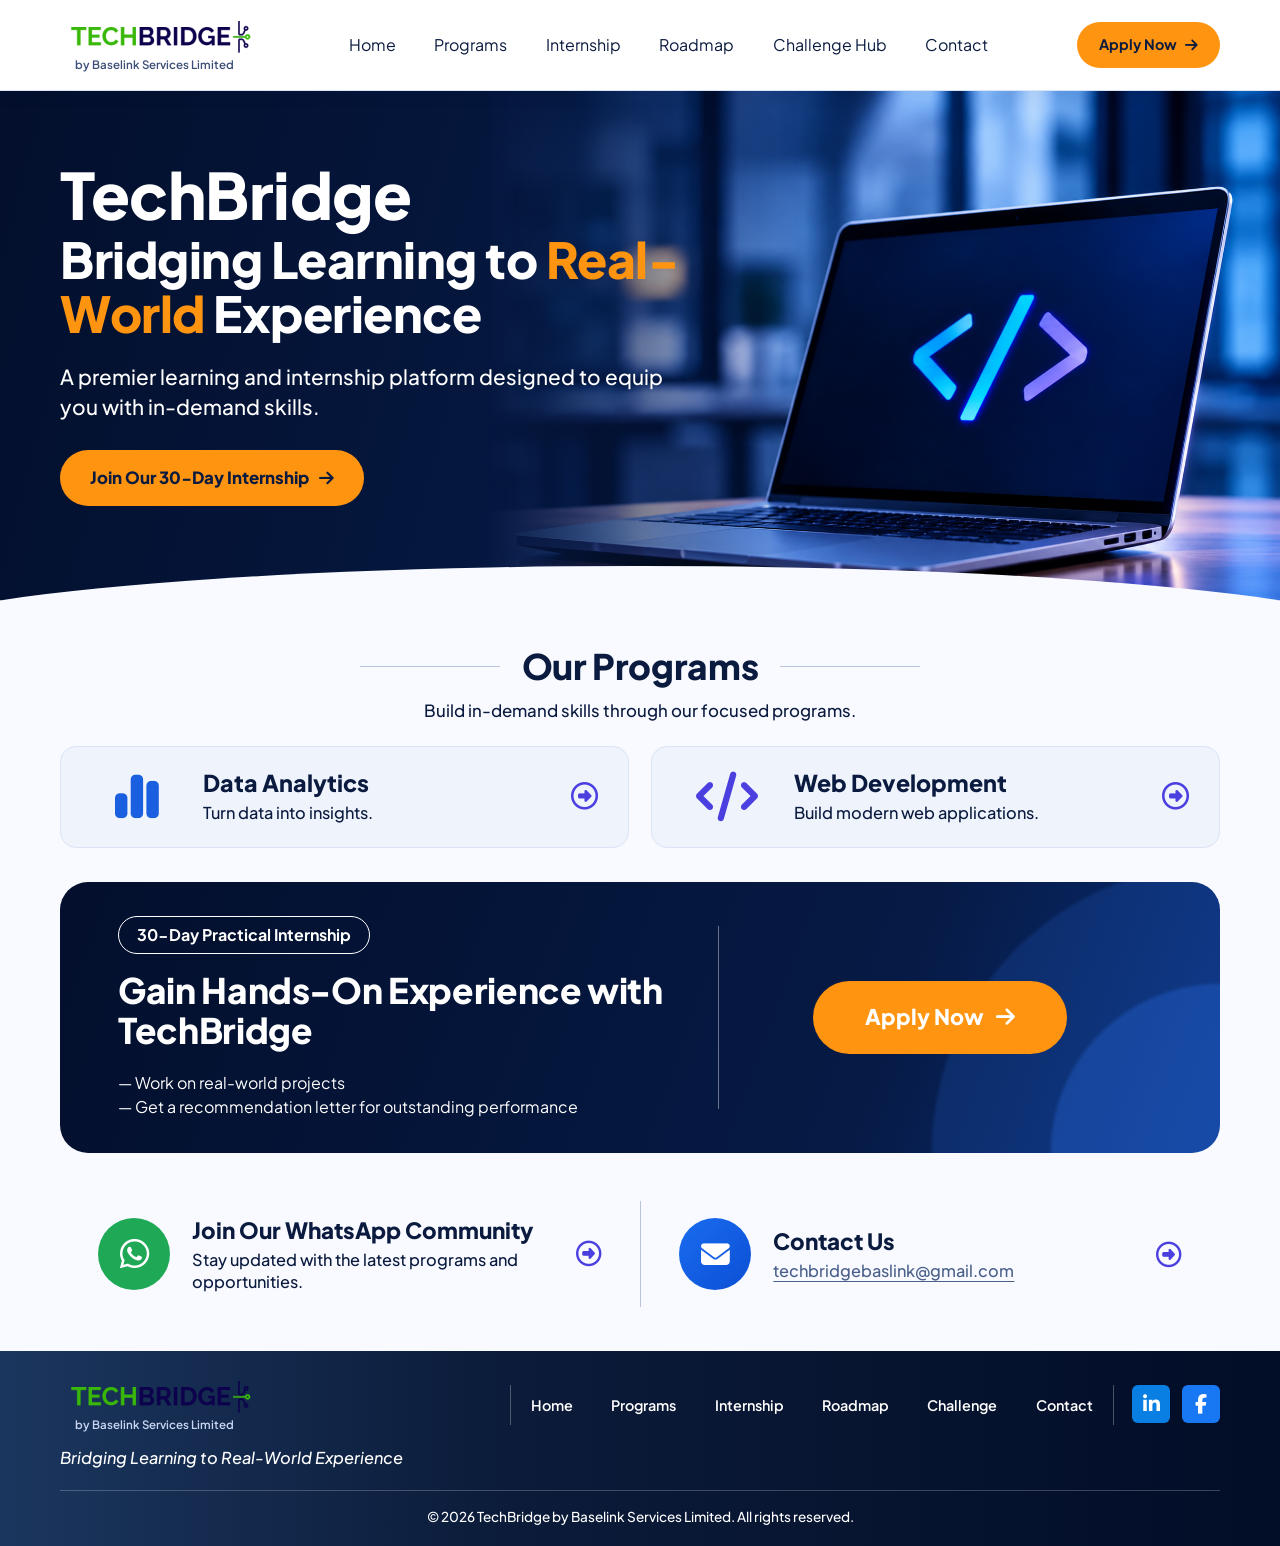
<file: index.html>
<!DOCTYPE html>
<html lang="en">
<head>
    <meta charset="UTF-8">
    <meta name="viewport" content="width=device-width, initial-scale=1">
    <title>TechBridge | Bridging Learning to Real-World Experience</title>
    <meta name="description" content="TechBridge by Baselink Services Limited is a learning and internship platform with 30-day practical programs in Data Analytics and Web Development.">
 
    <link rel="stylesheet" href="main.css">
    <link rel="stylesheet" href="https://cdnjs.cloudflare.com/ajax/libs/font-awesome/6.5.1/css/all.min.css">
    <script src="https://code.jquery.com/jquery-3.7.1.min.js" defer></script>
    <script src="index.js" defer></script>
</head>
 
<body>
 
    <!-- ============ WEBSITE HEADER ============ -->
    <header class="site-header">

        <div class="logo-container">

            <img src="./techbridge-logo.png" alt="TechBridge Logo" class="brand-logo">
            <span class="brand-text">
                <span class="brand-parent">by Baselink Services Limited</span>
            </span>
        </div>    
 
        <nav class="header-nav header-toggle" aria-label="Main">
            <ul class="nav-trail">
                <li><a href="./index.html">Home</a></li>
                <li><a href="./programs.html">Programs</a></li>
                <li><a href="./internship.html">Internship</a></li>
                <li><a href="./roadmap.html">Roadmap</a></li>
               <li><a href="/challenge.html">Challenge Hub</a></li>
                <li><a href="#contact">Contact</a></li>
            </ul>
        </nav>
 
        <a href="https://forms.gle/ZUnPYYG6onzdQqAy8" target="_blank" class="header-cta">
            Apply Now
            <i class="fa-solid fa-arrow-right" aria-hidden="true"></i>
        </a>

        <button class="menu-btn" aria-label="Open navigation menu">
            <i class="fa-solid fa-bars"></i>
        </button>
 
    </header>
 
 
    <main>
 
        <!-- ============ HERO ============ -->
        <section class="hero-stage" aria-labelledby="hero-title">
 
            <div class="hero-pitch">
                <h1 id="hero-title" class="hero-title">
                    <span class="hero-brandname">TechBridge</span>
                    <span class="hero-promise">
                        Bridging Learning to
                    <span class="hero-promise-highlight">Real-World</span>
                     Experience
                    </span>
                </h1>
 
                <p class="hero-lede">
                    A premier learning and internship platform designed
                    to equip you with in-demand skills.
                </p>
 
                <a href="https://forms.gle/ZUnPYYG6onzdQqAy8" target="_blank" rel="noopener noreferrer" class="hero-enroll">
                    Join Our 30-Day Internship
                    <i class="fa-solid fa-arrow-right" aria-hidden="true"></i>
                </a>
            </div>
 
            <div class="hero-scene">
                <img
                    src="./Laptop with Glowing Code Brackets.png"
                    alt="A laptop on a desk showing a code symbol on its screen">
            </div>
 
        </section>
 
 
        <!-- ============ PROGRAMS ============ -->
        <section class="track-picker" aria-labelledby="tracks-title">
 
            <header class="track-picker-intro">
                <h2 id="tracks-title" class="tracks-title">Our Programs</h2>
                <p>Build in-demand skills through our focused programs.</p>
            </header>
 
            <ul class="track-list">
 
                <li>
                    <a href="/programs/data-analytics" class="track-link">
                        <span class="track-icon track-icon-data" aria-hidden="true">
                            <i class="fa-solid fa-chart-simple"></i>
                        </span>
                        <span class="track-summary">
                            <h3 class="track-name">Data Analytics</h3>
                            <p>Turn data into insights.</p>
                        </span>
                        <i class="fa-regular fa-circle-right track-go" aria-hidden="true"></i>
                        <span class="visually-hidden">Explore the Data Analytics program</span>
                    </a>
                </li>
 
                <li>
                    <a href="https://docs.google.com/document/d/19DI7BR05DJrxA0bEfzp14tmvH7tIKDCbmTvEdKpfuDo/edit?tab=t.ia3byvnzg0d1" class="track-link">
                        <span class="track-icon track-icon-web" aria-hidden="true">
                            <i class="fa-solid fa-code"></i>
                        </span>
                        <span class="track-summary">
                            <h3 class="track-name">Web Development</h3>
                            <p>Build modern web applications.</p>
                        </span>
                        <i class="fa-regular fa-circle-right track-go" aria-hidden="true"></i>
                        <span class="visually-hidden">Explore the Web Development program</span>
                    </a>
                </li>
 
            </ul>
 
        </section>
 
 
        <!-- ============ INTERNSHIP BANNER ============ -->
        <section class="internship-spotlight" aria-labelledby="spotlight-title">
 
            <div class="spotlight-message">
                <p class="spotlight-badge">30-Day Practical Internship</p>
                <h2 id="spotlight-title" class="spotlight-title">
                    Gain Hands-On Experience with TechBridge
                </h2>
                <ul>
                    <li>— Work on real-world projects</li>
                    <li>— Get a recommendation letter for outstanding performance</li>
                </ul>
            </div>
 
            <div class="spotlight-actions">
                <a href="https://forms.gle/ZUnPYYG6onzdQqAy8" target="_blank" rel="noopener noreferrer" class="spotlight-apply">
                    Apply Now
                    <i class="fa-solid fa-arrow-right" aria-hidden="true"></i>
                </a>
            </div>
 
        </section>
 
 
        <!-- ============ COMMUNITY & CONTACT ============ -->
        <section class="reach-out" aria-labelledby="reach-out-title" id="contact">
 
            <h2 id="reach-out-title" class="visually-hidden">Stay in touch with TechBridge</h2>
 
            <ul class="reach-out-list">
 
                <li class="reach-out-item">
                    <a href="https://forms.gle/ZUnPYYG6onzdQqAy8" class="reach-out-link" target="_blank" rel="noopener noreferrer">
                        <span class="reach-out-icon reach-out-icon-chat" aria-hidden="true">
                            <i class="fa-brands fa-whatsapp"></i>
                        </span>
                        <span class="reach-out-copy">
                            <strong class="reach-out-heading">Join Our WhatsApp Community</strong>
                            <span>Stay updated with the latest programs and opportunities.</span>
                        </span>
                        <i class="fa-regular fa-circle-right reach-out-go" aria-hidden="true"></i>
                    </a>
                </li>
 
                <li class="reach-out-item">
                    <div class="reach-out-link">
                        <span class="reach-out-icon reach-out-icon-mail" aria-hidden="true">
                            <i class="fa-solid fa-envelope"></i>
                        </span>
                        <span class="reach-out-copy">
                            <strong class="reach-out-heading">Contact Us</strong>
                            <a href="mailto:techbridgebaslink@gmail.com" class="reach-out-email">techbridgebaslink@gmail.com</a>
                        </span>
                        <a href="mailto:techbridgebaslink@gmail.com" class="reach-out-go" aria-label="Send an email to TechBridge">
                            <i class="fa-regular fa-circle-right" aria-hidden="true"></i>
                        </a>
                    </div>
                </li>
 
            </ul>
 
        </section>
 
    </main>
 
 
    <!-- ============ SITE FOOTER ============ -->
    <footer class="site-footer">
 
        <div class="footer-top">
 
            <div class="footer-identity">
                <a href="./index.html" class="brand-lockup" aria-label="TechBridge by Baselink Services Limited, home">
                     <img src="./techbridge-logo.png" alt="TechBridge Logo" class="brand-logo">
                    <span class="brand-text">
                        <span class="brand-parent">by Baselink Services Limited</span>
                    </span>
                </a>
                <p class="footer-motto">Bridging Learning to Real-World Experience</p>
            </div>
 
            <nav class="footer-nav" aria-label="Footer">
                <ul class="footer-trail">
                    <li><a href="./index.html">Home</a></li>
                    <li><a href="./programs.html">Programs</a></li>
                    <li><a href="./internship.html">Internship</a></li>
                    <li><a href="./roadmap.html">Roadmap</a></li>
                    <li><a href="/challenge.html">Challenge</a></li>
                    <li><a href="#contact">Contact</a></li>
                </ul>
            </nav>
 
            <ul class="footer-socials">
                <li>
                    <a href="https://www.linkedin.com/company/techbridge-services/ " target="_blank" rel="noopener" aria-label="TechBridge on LinkedIn">
                        <i class="fa-brands fa-linkedin-in" aria-hidden="true"></i>
                    </a>
                </li>
                <li>
                    <a href="https://www.facebook.com/p/Baselink-Services-100066771475783/" target="_blank" rel="noopener" aria-label="TechBridge on Facebook">
                        <i class="fa-brands fa-facebook-f" aria-hidden="true"></i>
                    </a>
                </li>
            </ul>
 
        </div>
 
        <div class="footer-copyright">
            <small>&copy; 2026 TechBridge by Baselink Services Limited. All rights reserved.</small>
        </div>
 
    </footer>
 
</body>
</html>
</file>
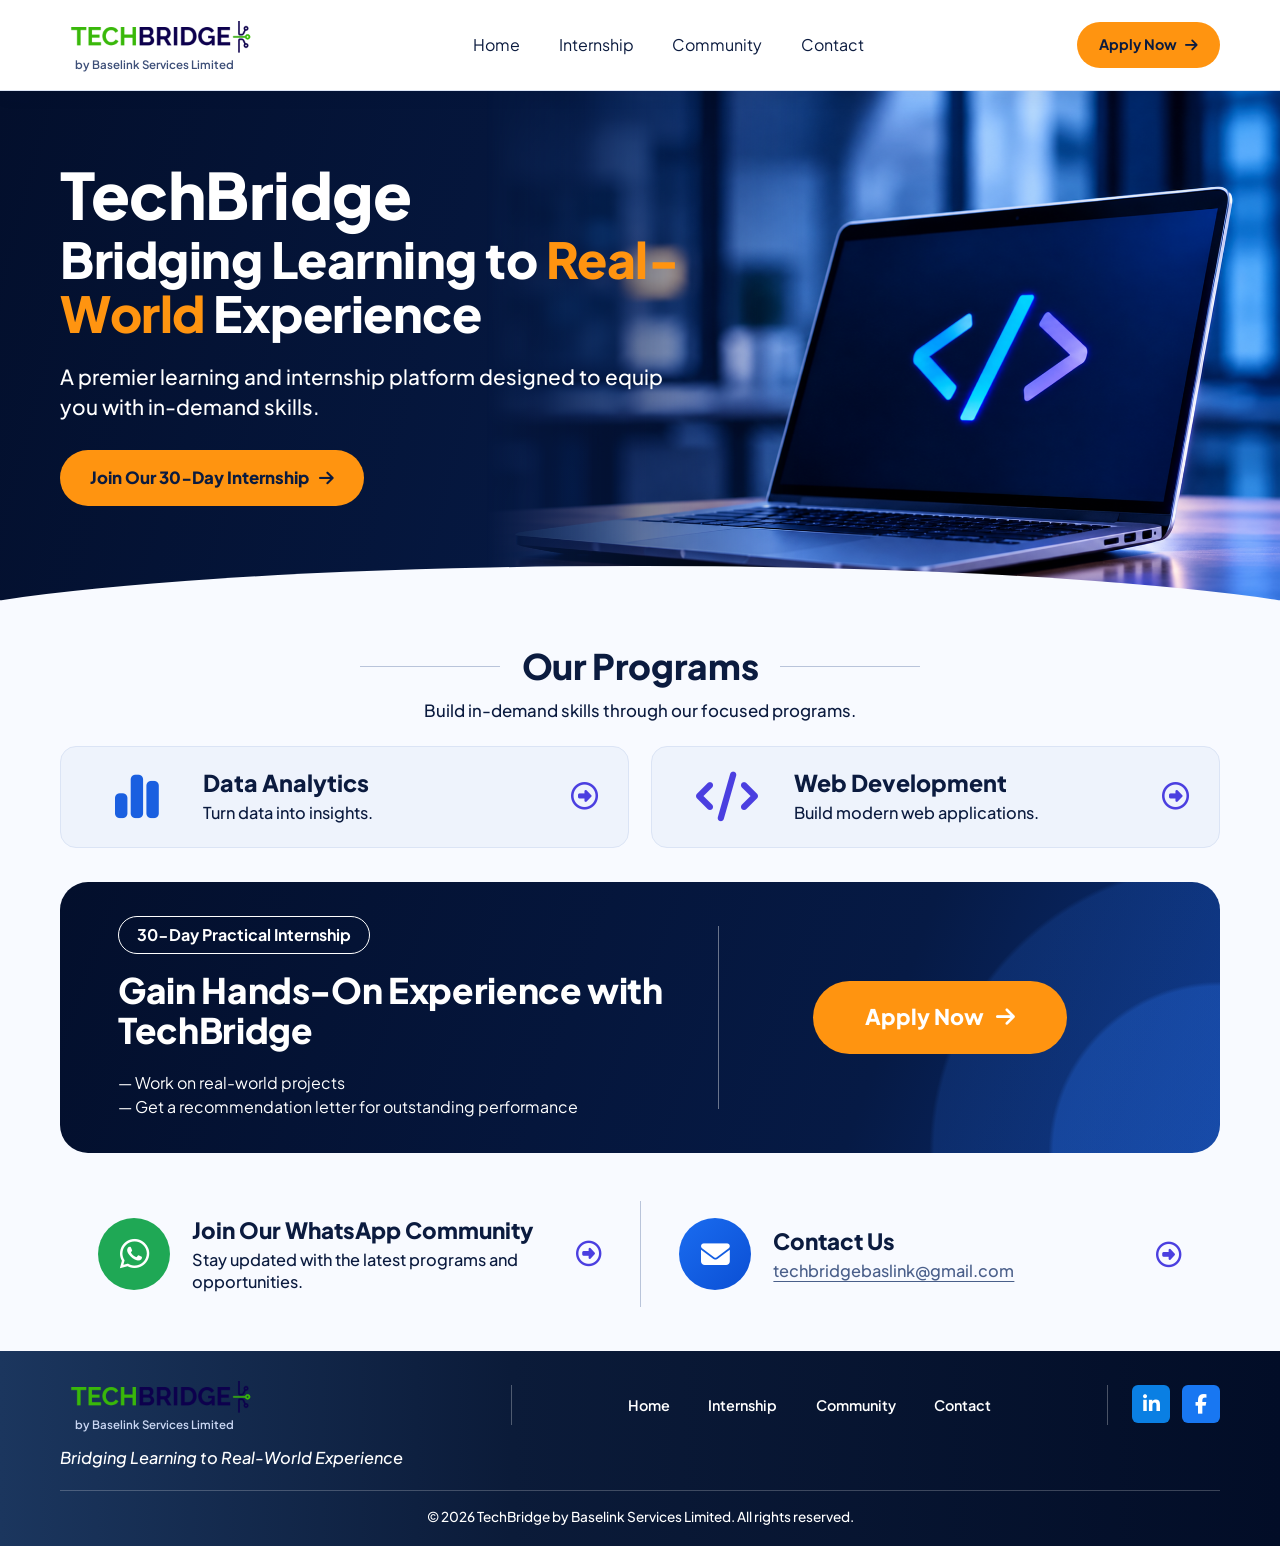
<file: TechBridge task 1/index.html>
<!DOCTYPE html>
<html lang="en">
<head>
    <meta charset="UTF-8">
    <meta name="viewport" content="width=device-width, initial-scale=1">
    <title>TechBridge | Bridging Learning to Real-World Experience</title>
    <meta name="description" content="TechBridge by Baselink Services Limited is a learning and internship platform with 30-day practical programs in Data Analytics and Web Development.">
 
    <link rel="stylesheet" href="main.css">
    <link rel="stylesheet" href="https://cdnjs.cloudflare.com/ajax/libs/font-awesome/6.5.1/css/all.min.css">
    <head>
    <script src="https://code.jquery.com/jquery-3.7.1.min.js" defer></script>
    <script src="index.js" defer></script>
</head>
</head>
 
<body>
 
    <!-- ============ WEBSITE HEADER ============ -->
    <header class="site-header">

        <div class="logo-container">

            <img src="/techbridge-logo.png" alt="TechBridge Logo" class="brand-logo">
            <span class="brand-text">
                <span class="brand-parent">by Baselink Services Limited</span>
            </span>
        </div>    
 
        <nav class="header-nav header-toggle" aria-label="Main">
            <ul class="nav-trail">
                <li><a href="./index.html">Home</a></li>
                <li><a href="https://docs.google.com/document/d/19DI7BR05DJrxA0bEfzp14tmvH7tIKDCbmTvEdKpfuDo/edit?tab=t.ia3byvnzg0d1">Internship</a></li>
                <li><a href="https://forms.gle/ZUnPYYG6onzdQqAy8" target="_blank" rel="noopener noreferrer">Community</a></li>
                <li><a href="./contact.html">Contact</a></li>
            </ul>
        </nav>
 
        <a href="https://forms.gle/ZUnPYYG6onzdQqAy8" target="_blank" class="header-cta">
            Apply Now
            <i class="fa-solid fa-arrow-right" aria-hidden="true"></i>
        </a>

        <button class="menu-btn" aria-label="Open navigation menu">
            <i class="fa-solid fa-bars"></i>
        </button>
 
    </header>
 
 
    <main>
 
        <!-- ============ HERO ============ -->
        <section class="hero-stage" aria-labelledby="hero-title">
 
            <div class="hero-pitch">
                <h1 id="hero-title" class="hero-title">
                    <span class="hero-brandname">TechBridge</span>
                    <span class="hero-promise">
                        Bridging Learning to
                    <span class="hero-promise-highlight">Real-World</span>
                     Experience
                    </span>
                </h1>
 
                <p class="hero-lede">
                    A premier learning and internship platform designed
                    to equip you with in-demand skills.
                </p>
 
                <a href="https://forms.gle/ZUnPYYG6onzdQqAy8" target="_blank" rel="noopener noreferrer" class="hero-enroll">
                    Join Our 30-Day Internship
                    <i class="fa-solid fa-arrow-right" aria-hidden="true"></i>
                </a>
            </div>
 
            <div class="hero-scene">
                <img
                    src="/Laptop with Glowing Code Brackets.png"
                    alt="A laptop on a desk showing a code symbol on its screen">
            </div>
 
        </section>
 
 
        <!-- ============ PROGRAMS ============ -->
        <section class="track-picker" aria-labelledby="tracks-title">
 
            <header class="track-picker-intro">
                <h2 id="tracks-title" class="tracks-title">Our Programs</h2>
                <p>Build in-demand skills through our focused programs.</p>
            </header>
 
            <ul class="track-list">
 
                <li>
                    <a href="/programs/data-analytics" class="track-link">
                        <span class="track-icon track-icon-data" aria-hidden="true">
                            <i class="fa-solid fa-chart-simple"></i>
                        </span>
                        <span class="track-summary">
                            <h3 class="track-name">Data Analytics</h3>
                            <p>Turn data into insights.</p>
                        </span>
                        <i class="fa-regular fa-circle-right track-go" aria-hidden="true"></i>
                        <span class="visually-hidden">Explore the Data Analytics program</span>
                    </a>
                </li>
 
                <li>
                    <a href="https://docs.google.com/document/d/19DI7BR05DJrxA0bEfzp14tmvH7tIKDCbmTvEdKpfuDo/edit?tab=t.ia3byvnzg0d1" class="track-link">
                        <span class="track-icon track-icon-web" aria-hidden="true">
                            <i class="fa-solid fa-code"></i>
                        </span>
                        <span class="track-summary">
                            <h3 class="track-name">Web Development</h3>
                            <p>Build modern web applications.</p>
                        </span>
                        <i class="fa-regular fa-circle-right track-go" aria-hidden="true"></i>
                        <span class="visually-hidden">Explore the Web Development program</span>
                    </a>
                </li>
 
            </ul>
 
        </section>
 
 
        <!-- ============ INTERNSHIP BANNER ============ -->
        <section class="internship-spotlight" aria-labelledby="spotlight-title">
 
            <div class="spotlight-message">
                <p class="spotlight-badge">30-Day Practical Internship</p>
                <h2 id="spotlight-title" class="spotlight-title">
                    Gain Hands-On Experience with TechBridge
                </h2>
                <ul>
                    <li>— Work on real-world projects</li>
                    <li>— Get a recommendation letter for outstanding performance</li>
                </ul>
            </div>
 
            <div class="spotlight-actions">
                <a href="https://forms.gle/ZUnPYYG6onzdQqAy8" target="_blank" rel="noopener noreferrer" class="spotlight-apply">
                    Apply Now
                    <i class="fa-solid fa-arrow-right" aria-hidden="true"></i>
                </a>
            </div>
 
        </section>
 
 
        <!-- ============ COMMUNITY & CONTACT ============ -->
        <section class="reach-out" aria-labelledby="reach-out-title">
 
            <h2 id="reach-out-title" class="visually-hidden">Stay in touch with TechBridge</h2>
 
            <ul class="reach-out-list">
 
                <li class="reach-out-item">
                    <a href="https://forms.gle/ZUnPYYG6onzdQqAy8" class="reach-out-link" target="_blank" rel="noopener noreferrer">
                        <span class="reach-out-icon reach-out-icon-chat" aria-hidden="true">
                            <i class="fa-brands fa-whatsapp"></i>
                        </span>
                        <span class="reach-out-copy">
                            <strong class="reach-out-heading">Join Our WhatsApp Community</strong>
                            <span>Stay updated with the latest programs and opportunities.</span>
                        </span>
                        <i class="fa-regular fa-circle-right reach-out-go" aria-hidden="true"></i>
                    </a>
                </li>
 
                <li class="reach-out-item">
                    <div class="reach-out-link">
                        <span class="reach-out-icon reach-out-icon-mail" aria-hidden="true">
                            <i class="fa-solid fa-envelope"></i>
                        </span>
                        <span class="reach-out-copy">
                            <strong class="reach-out-heading">Contact Us</strong>
                            <a href="mailto:techbridgebaslink@gmail.com" class="reach-out-email">techbridgebaslink@gmail.com</a>
                        </span>
                        <a href="mailto:techbridgebaslink@gmail.com" class="reach-out-go" aria-label="Send an email to TechBridge">
                            <i class="fa-regular fa-circle-right" aria-hidden="true"></i>
                        </a>
                    </div>
                </li>
 
            </ul>
 
        </section>
 
    </main>
 
 
    <!-- ============ SITE FOOTER ============ -->
    <footer class="site-footer">
 
        <div class="footer-top">
 
            <div class="footer-identity">
                <a href="./index.html" class="brand-lockup" aria-label="TechBridge by Baselink Services Limited, home">
                     <img src="/techbridge-logo.png" alt="TechBridge Logo" class="brand-logo">
                    <span class="brand-text">
                        <span class="brand-parent">by Baselink Services Limited</span>
                    </span>
                </a>
                <p class="footer-motto">Bridging Learning to Real-World Experience</p>
            </div>
 
            <nav class="footer-nav" aria-label="Footer">
                <ul class="footer-trail">
                    <li><a href="./index.html">Home</a></li>
                    <li><a href="https://docs.google.com/document/d/19DI7BR05DJrxA0bEfzp14tmvH7tIKDCbmTvEdKpfuDo/edit?tab=t.ia3byvnzg0d1">Internship</a></li>
                    <li><a href="https://forms.gle/ZUnPYYG6onzdQqAy8" target="_blank" rel="noopener">Community</a></li>
                    <li><a href="./contact.html">Contact</a></li>
                </ul>
            </nav>
 
            <ul class="footer-socials">
                <li>
                    <a href="https://www.linkedin.com/company/techbridge-services/ " target="_blank" rel="noopener" aria-label="TechBridge on LinkedIn">
                        <i class="fa-brands fa-linkedin-in" aria-hidden="true"></i>
                    </a>
                </li>
                <li>
                    <a href="https://www.facebook.com/p/Baselink-Services-100066771475783/" target="_blank" rel="noopener" aria-label="TechBridge on Facebook">
                        <i class="fa-brands fa-facebook-f" aria-hidden="true"></i>
                    </a>
                </li>
            </ul>
 
        </div>
 
        <div class="footer-copyright">
            <small>&copy; 2026 TechBridge by Baselink Services Limited. All rights reserved.</small>
        </div>
 
    </footer>
 
</body>
</html>
</file>
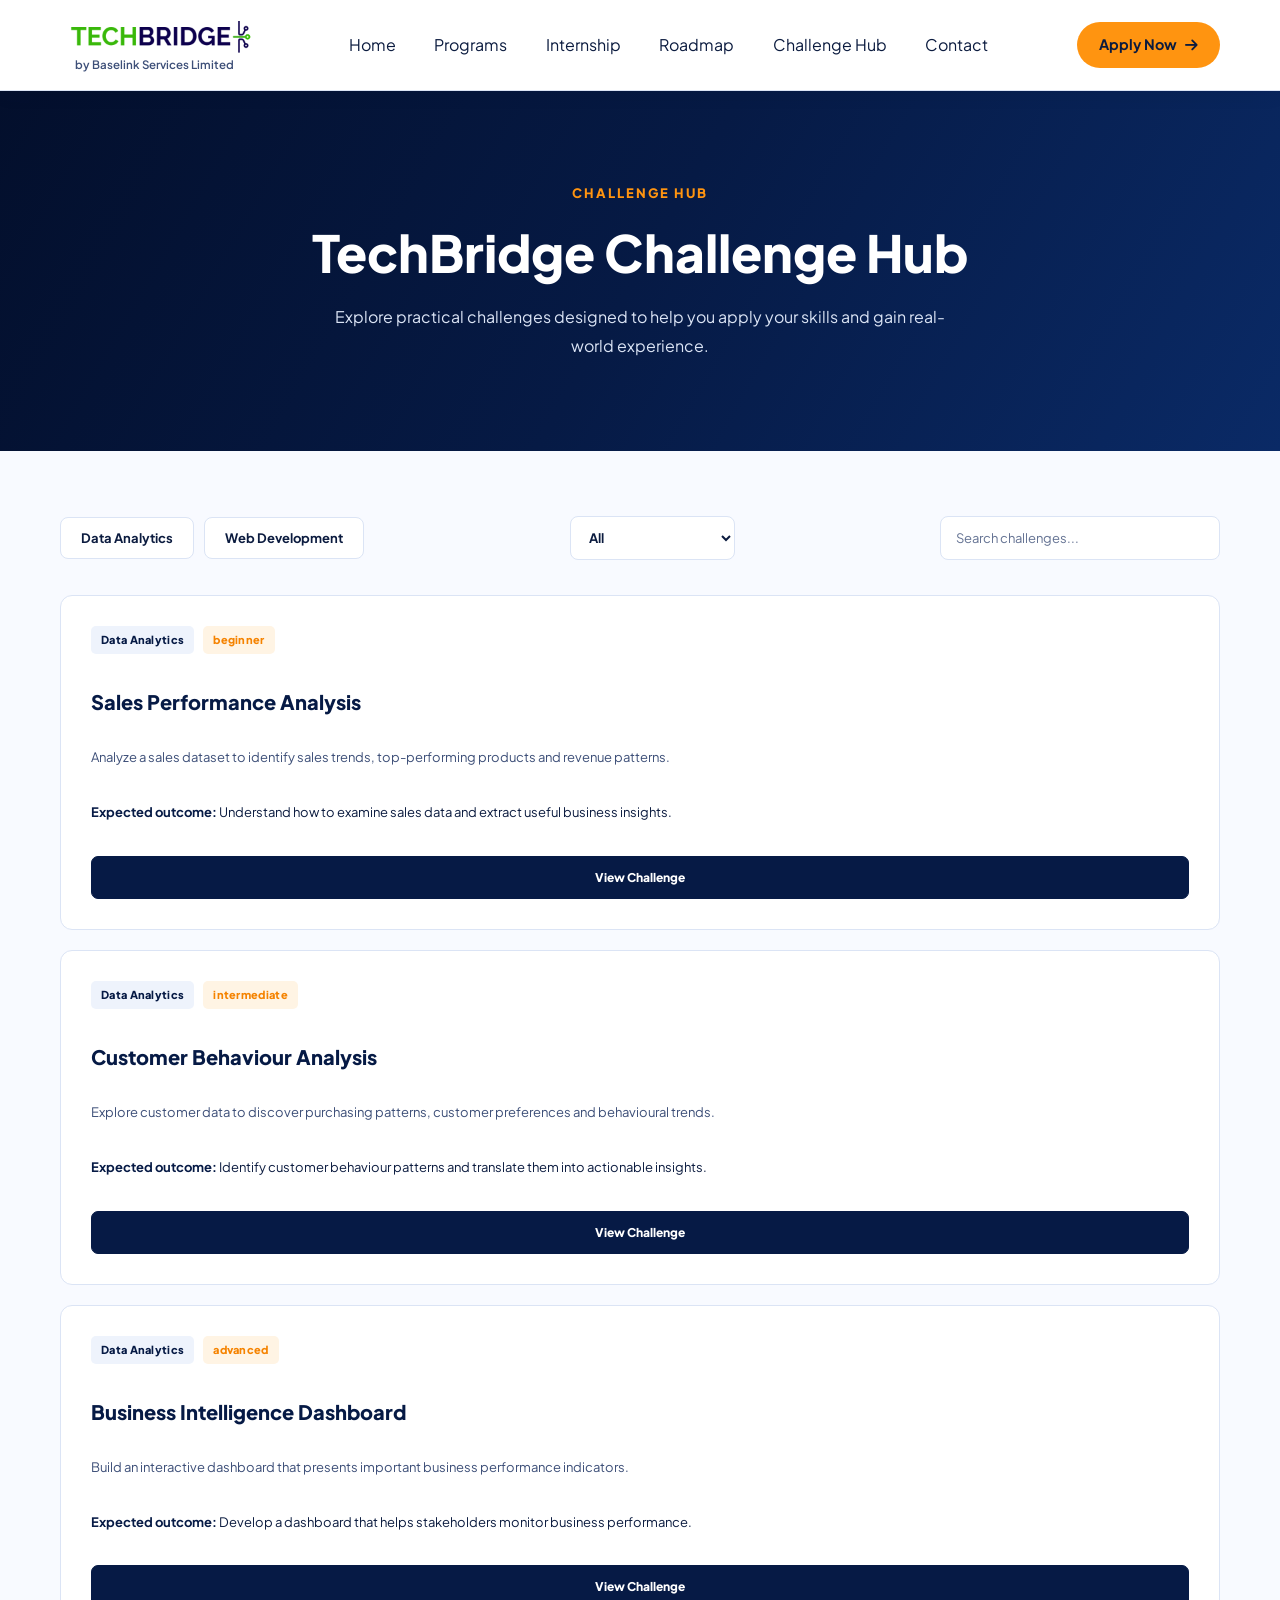
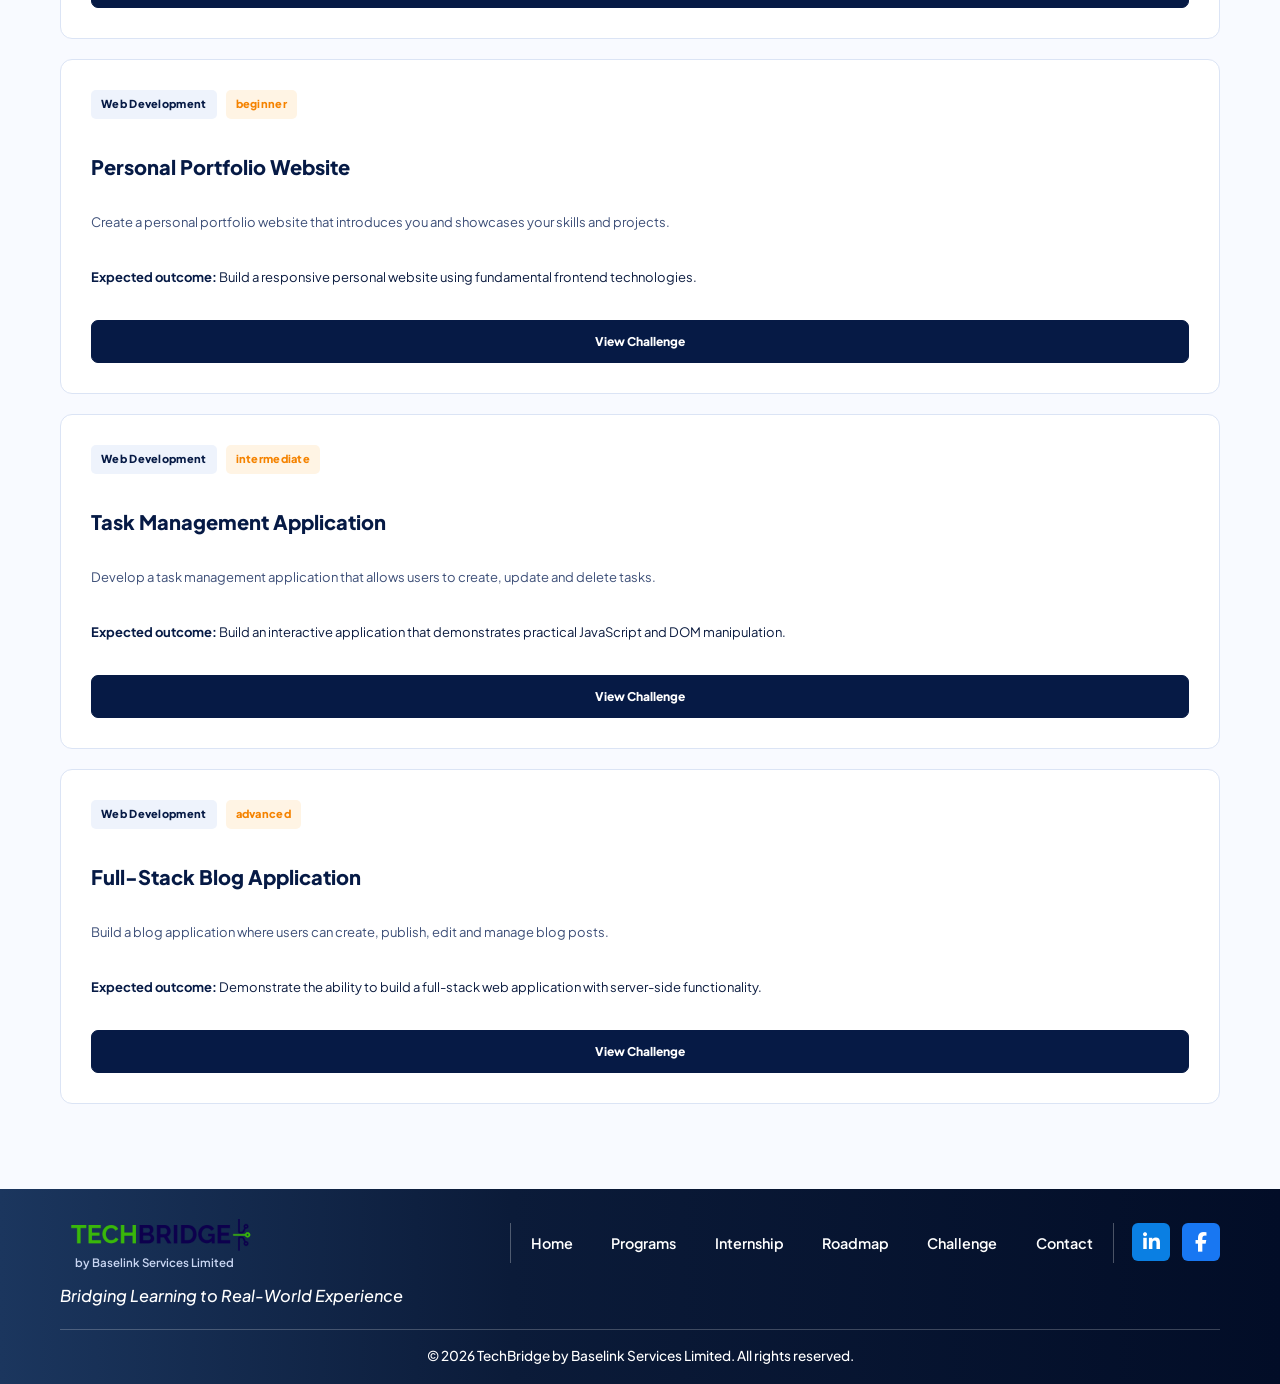
<file: challenge.html>
<!DOCTYPE html>
<html lang="en">
<head>
    <meta charset="UTF-8">
    <meta name="viewport" content="width=device-width, initial-scale=1.0">
    <title>Challenge hub</title>

    <link rel="stylesheet" href="main.css">
    <link rel="stylesheet" href="https://cdnjs.cloudflare.com/ajax/libs/font-awesome/6.5.1/css/all.min.css">
    <script src="https://code.jquery.com/jquery-3.7.1.min.js" defer></script>
    <script src="index.js" defer></script>
    <script src="challenge.js" defer></script>
</head>
<body>
    
        <!-- ============ WEBSITE HEADER ============ -->
    <header class="site-header">

        <div class="logo-container">

            <img src="./techbridge-logo.png" alt="TechBridge Logo" class="brand-logo">
            <span class="brand-text">
                <span class="brand-parent">by Baselink Services Limited</span>
            </span>
        </div>    
 
        <nav class="header-nav header-toggle" aria-label="Main">
            <ul class="nav-trail">
                <li><a href="./index.html">Home</a></li>
                <li><a href="./programs.html">Programs</a></li>
                <li><a href="./internship.html">Internship</a></li>
                <li><a href="./roadmap.html">Roadmap</a></li>
                <li><a href="/challenge.html">Challenge Hub</a></li>
                <li><a href="/index.html#contact">Contact</a></li>
            </ul>
        </nav>
 
        <a href="https://forms.gle/ZUnPYYG6onzdQqAy8" target="_blank" class="header-cta">
            Apply Now
            <i class="fa-solid fa-arrow-right" aria-hidden="true"></i>
        </a>

        <button class="menu-btn" aria-label="Open navigation menu">
            <i class="fa-solid fa-bars"></i>
        </button>
 
    </header>


    
<main class="challenge-hub">

    <!-- Hero Section -->
    <section class="challenge-hero">
        <div class="challenge-hero-content">
            <span class="section-eyebrow">Challenge Hub</span>

            <h1>TechBridge Challenge Hub</h1>

            <p>
                Explore practical challenges designed to help
                you apply your skills and gain real-world experience.
            </p>
        </div>
    </section>


    <!-- Challenge Explorer -->
    <section class="challenge-explorer">

        <!-- Filtering Controls -->
        <div class="challenge-filter-bar">

            <div class="challenge-track-controls">

                <button
                    type="button"
                    class="track-filter-btn"
                    data-track="data-analytics">
                    Data Analytics
                </button>

                <button
                    type="button"
                    class="track-filter-btn"
                    data-track="web-development">
                    Web Development
                </button>

            </div>


            <!-- Difficulty Dropdown -->
            <div class="difficulty-filter">

                <select id="difficulty-filter" aria-label="Filter by difficulty">
                    <option value="all">All</option>
                    <option value="beginner">Beginner</option>
                    <option value="intermediate">Intermediate</option>
                    <option value="advanced">Advanced</option>
                </select>

            </div>


            <!-- Search -->
            <div class="challenge-search">
                <input
                    type="search"
                    id="challenge-search"
                    placeholder="Search challenges...">
            </div>

        </div>


        <!-- Challenge Display Area -->
        <div class="challenge-card-grid" id="challenge-card-grid">
            <!-- JavaScript will populate the challenge cards here -->
        </div>


        <!-- Empty Search Results -->
        <div class="challenge-empty-state" id="challenge-empty-state" hidden>
            <h3>No challenges found</h3>
            <p>Try changing your search or filters.</p>
        </div>

    </section>

</main>


 <!-- ============ SITE FOOTER ============ -->
    <footer class="site-footer">
 
        <div class="footer-top">
 
            <div class="footer-identity">
                <a href="./index.html" class="brand-lockup" aria-label="TechBridge by Baselink Services Limited, home">
                     <img src="./techbridge-logo.png" alt="TechBridge Logo" class="brand-logo">
                    <span class="brand-text">
                        <span class="brand-parent">by Baselink Services Limited</span>
                    </span>
                </a>
                <p class="footer-motto">Bridging Learning to Real-World Experience</p>
            </div>
 
            <nav class="footer-nav" aria-label="Footer">
                <ul class="footer-trail">
                    <li><a href="./index.html">Home</a></li>
                    <li><a href="./programs.html">Programs</a></li>
                    <li><a href="./internship.html">Internship</a></li>
                    <li><a href="./roadmap.html">Roadmap</a></li>
                    <li><a href="/challenge.html">Challenge</a></li>
                    <li><a href="#contact">Contact</a></li>
                </ul>
            </nav>
 
            <ul class="footer-socials">
                <li>
                    <a href="https://www.linkedin.com/company/techbridge-services/ " target="_blank" rel="noopener" aria-label="TechBridge on LinkedIn">
                        <i class="fa-brands fa-linkedin-in" aria-hidden="true"></i>
                    </a>
                </li>
                <li>
                    <a href="https://www.facebook.com/p/Baselink-Services-100066771475783/" target="_blank" rel="noopener" aria-label="TechBridge on Facebook">
                        <i class="fa-brands fa-facebook-f" aria-hidden="true"></i>
                    </a>
                </li>
            </ul>
 
        </div>
 
        <div class="footer-copyright">
            <small>&copy; 2026 TechBridge by Baselink Services Limited. All rights reserved.</small>
        </div>
 
    </footer>
 


</body>
</html>
</file>
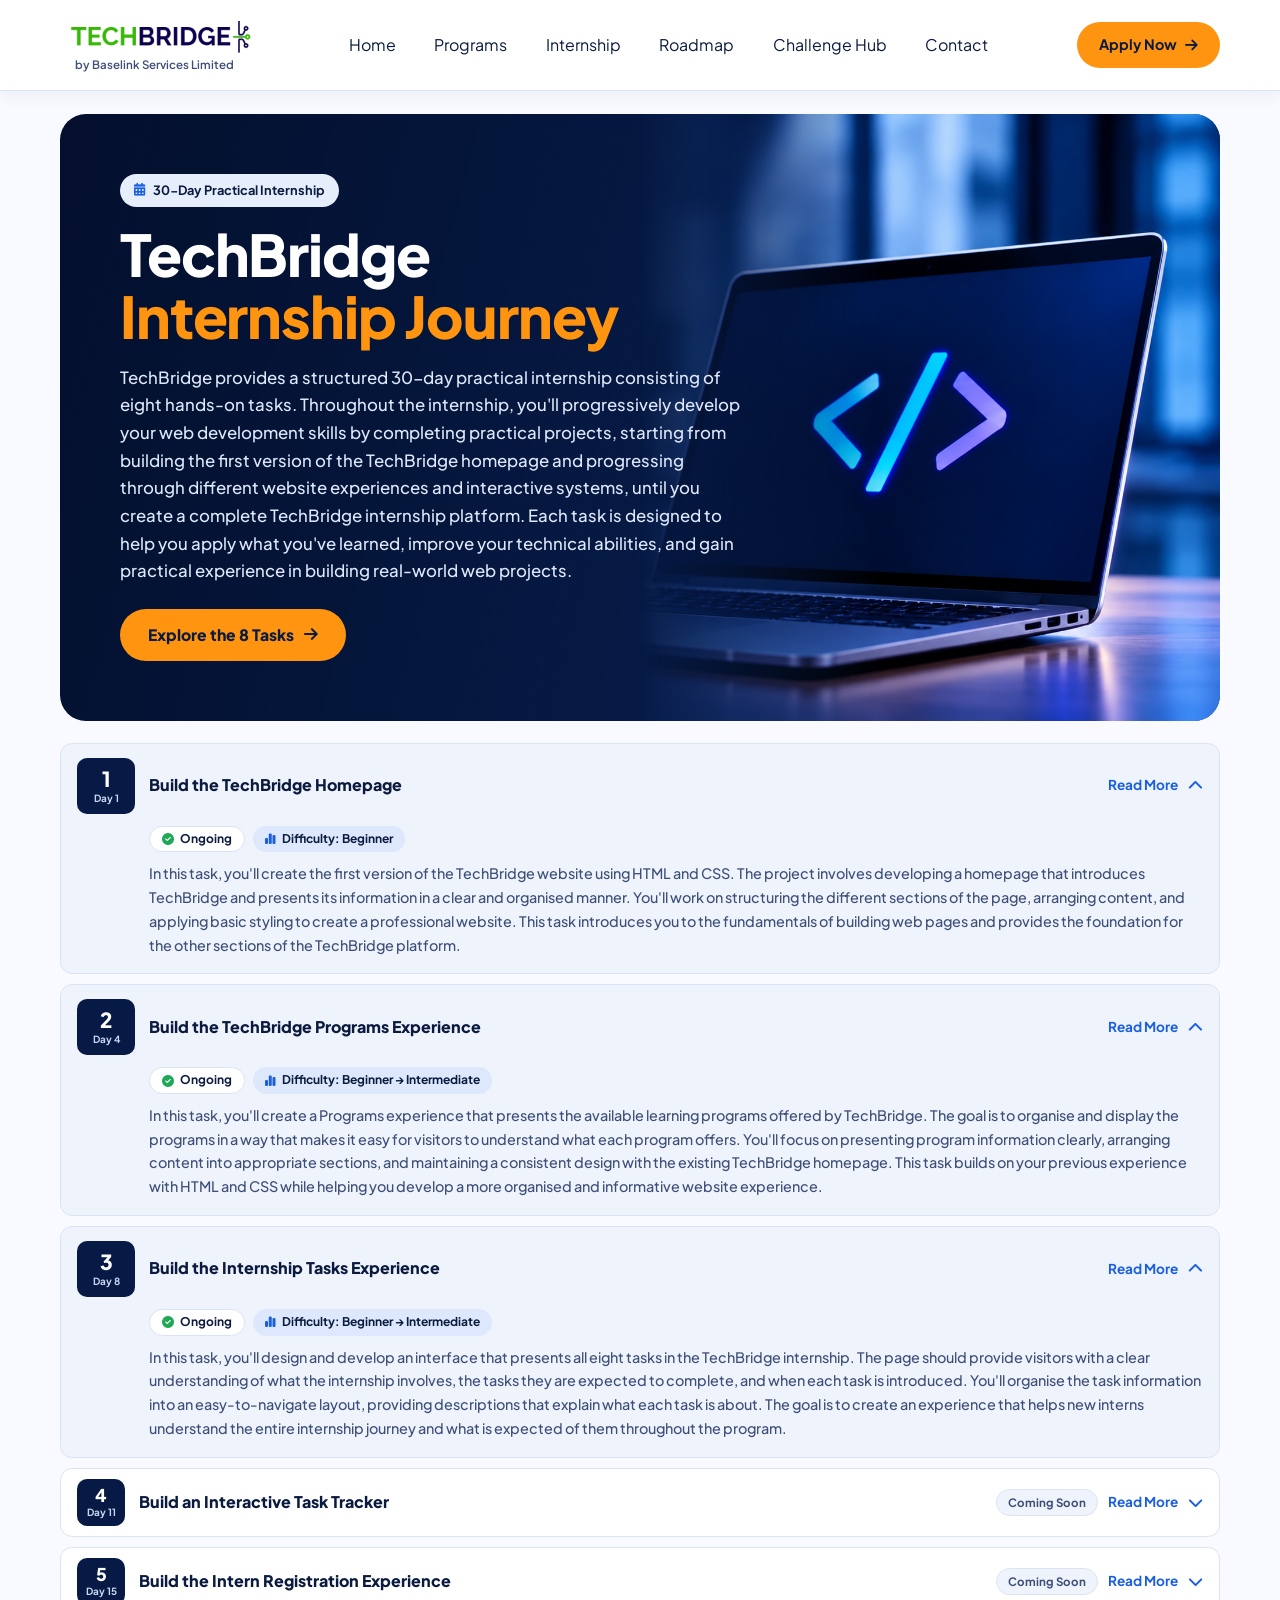
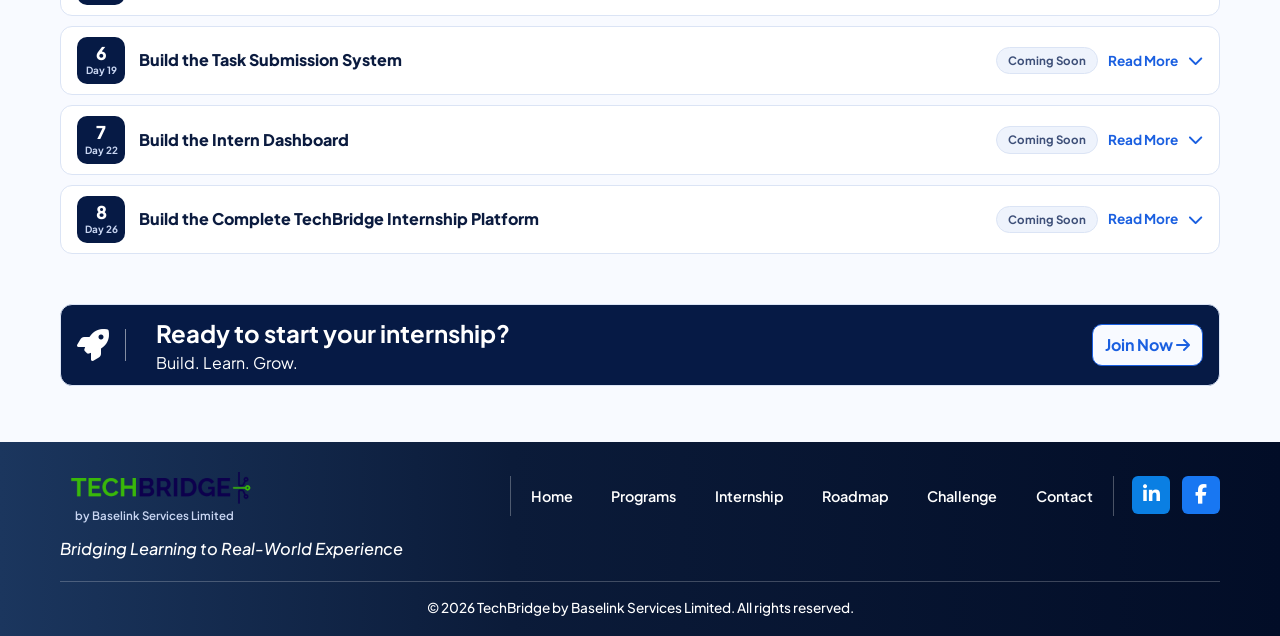
<file: internship.html>
<!DOCTYPE html>
<html lang="en">
<head>
    <meta charset="UTF-8">
    <meta name="viewport" content="width=device-width, initial-scale=1.0">
    <title>Document</title>

    <link rel="stylesheet" href="main.css">
    <link rel="stylesheet" href="https://cdnjs.cloudflare.com/ajax/libs/font-awesome/6.5.1/css/all.min.css">
    <script src="https://code.jquery.com/jquery-3.7.1.min.js" defer></script>
    <script src="index.js" defer></script>
</head>
<body>

        <!-- ============ WEBSITE HEADER ============ -->
    <header class="site-header">

        <div class="logo-container">

            <img src="./techbridge-logo.png" alt="TechBridge Logo" class="brand-logo">
            <span class="brand-text">
                <span class="brand-parent">by Baselink Services Limited</span>
            </span>
        </div>    
 
        <nav class="header-nav header-toggle" aria-label="Main">
            <ul class="nav-trail">
                <li><a href="./index.html">Home</a></li>
                <li><a href="./programs.html">Programs</a></li>
                <li><a href="./internship.html">Internship</a></li>
                <li><a href="./roadmap.html">Roadmap</a></li>
                <li><a href="/challenge.html">Challenge Hub</a></li>
                <li><a href="/index.html#contact">Contact</a></li>
            </ul>
        </nav>
 
        <a href="https://forms.gle/ZUnPYYG6onzdQqAy8" target="_blank" class="header-cta">
            Apply Now
            <i class="fa-solid fa-arrow-right" aria-hidden="true"></i>
        </a>

        <button class="menu-btn" aria-label="Open navigation menu">
            <i class="fa-solid fa-bars"></i>
        </button>
 
    </header>
    
    <main> 

    <!-- HERO SECTION -->
    <section class="hero">

        <div class="hero-content">

            <span class="hero-badge">
                <i class="fa-solid fa-calendar-days"></i>
                30-Day Practical Internship
            </span>

            <h1>
                TechBridge
                <span>Internship Journey</span>
            </h1>

            <p>
                TechBridge provides a structured 30-day practical internship
                consisting of eight hands-on tasks. Throughout the internship,
                you'll progressively develop your web development skills by
                completing practical projects, starting from building the first
                version of the TechBridge homepage and progressing through
                different website experiences and interactive systems, until
                you create a complete TechBridge internship platform. Each
                task is designed to help you apply what you've learned, improve
                your technical abilities, and gain practical experience in
                building real-world web projects.
            </p>

            <a href="#tasks" class="button">
                Explore the 8 Tasks
                <i class="fa-solid fa-arrow-right"></i>
            </a>

        </div>

        <div class="hero-image">
           <img
             src="./Laptop with Glowing Code Brackets.png"
             alt="A laptop on a desk showing a code symbol on its screen"
            >
        </div>

    </section>


    <!-- INTERNSHIP TASKS SECTION -->
    <section class="tasks-section" id="tasks">

        <div class="task-list">


            <!-- TASK 1 -->
            <details class="task-card" open>

                <summary class="task-header">

                    <span class="task-number">1</span>

                    <span class="task-day">Day 1</span>

                    <h3>Build the TechBridge Homepage</h3>

                    <span class="read-more ongoing-readmore">
                        Read More
                        <i class="fa-solid fa-chevron-down"></i>
                    </span>

                </summary>

                <div class="task-details">

                    <div class="task-information">

                        <span class="task-status ongoing">
                            <i class="fa-solid fa-circle-check"></i>
                            Ongoing
                        </span>

                        <span class="task-level">
                            <i class="fa-solid fa-chart-simple"></i>
                            Difficulty: Beginner
                        </span>

                    </div>

                    <p>
                        In this task, you'll create the first version of
                        the TechBridge website using HTML and CSS. The
                        project involves developing a homepage that
                        introduces TechBridge and presents its information
                        in a clear and organised manner. You'll work on
                        structuring the different sections of the page,
                        arranging content, and applying basic styling to
                        create a professional website. This task introduces
                        you to the fundamentals of building web pages and
                        provides the foundation for the other sections
                        of the TechBridge platform.
                    </p>

                </div>

            </details>


            <!-- TASK 2 -->
            <details class="task-card" open>

                <summary class="task-header">

                    <span class="task-number">2</span>

                    <span class="task-day">Day 4</span>

                    <h3>Build the TechBridge Programs Experience</h3>

                    <span class="read-more ongoing-readmore">
                        Read More
                        <i class="fa-solid fa-chevron-down"></i>
                    </span>

                </summary>

                <div class="task-details">

                    <div class="task-information">

                        <span class="task-status ongoing">
                            <i class="fa-solid fa-circle-check"></i>
                            Ongoing
                        </span>

                        <span class="task-level">
                            <i class="fa-solid fa-chart-simple"></i>
                            Difficulty: Beginner → Intermediate
                        </span>

                    </div>

                    <p>
                        In this task, you'll create a Programs experience
                        that presents the available learning programs
                        offered by TechBridge. The goal is to organise
                        and display the programs in a way that makes
                        it easy for visitors to understand what each
                        program offers. You'll focus on presenting
                        program information clearly, arranging content
                        into appropriate sections, and maintaining a
                        consistent design with the existing TechBridge
                        homepage. This task builds on your previous
                        experience with HTML and CSS while helping you
                        develop a more organised and informative
                        website experience.
                    </p>

                </div>

            </details>


            <!-- TASK 3 -->
            <details class="task-card" open>

                <summary class="task-header">

                    <span class="task-number">3</span>

                    <span class="task-day">Day 8</span>

                    <h3>Build the Internship Tasks Experience</h3>

                    <span class="read-more ongoing-readmore">
                        Read More
                        <i class="fa-solid fa-chevron-down"></i>
                    </span>

                </summary>

                <div class="task-details">

                    <div class="task-information">

                        <span class="task-status ongoing">
                            <i class="fa-solid fa-circle-check"></i>
                            Ongoing
                        </span>

                        <span class="task-level">
                            <i class="fa-solid fa-chart-simple"></i>
                            Difficulty: Beginner → Intermediate
                        </span>

                    </div>

                    <p>
                        In this task, you'll design and develop an
                        interface that presents all eight tasks in the
                        TechBridge internship. The page should provide
                        visitors with a clear understanding of what the
                        internship involves, the tasks they are expected
                        to complete, and when each task is introduced.
                        You'll organise the task information into an
                        easy-to-navigate layout, providing descriptions
                        that explain what each task is about. The goal
                        is to create an experience that helps new interns
                        understand the entire internship journey and
                        what is expected of them throughout the program.
                    </p>

                </div>

            </details>


            <!-- TASK 4 -->
            <details class="task-card">

                <summary class="task-header">

                    <span class="task-number">4</span>

                    <span class="task-day">Day 11</span>

                    <h3>Build an Interactive Task Tracker</h3>

                    <span class="read-more">
                        Read More
                        <i class="fa-solid fa-chevron-down"></i>
                    </span>

                </summary>

                <div class="task-details">

                    <div class="task-information">

                        <span class="task-status coming-soon">
                            <i class="fa-regular fa-clock"></i>
                            Coming Soon
                        </span>

                        <span class="task-level">
                            <i class="fa-solid fa-chart-simple"></i>
                            Difficulty: Intermediate
                        </span>

                    </div>

                    <p>
                        In this task, you'll use JavaScript to make the
                        internship task experience interactive and allow
                        interns to track their progress. The task involves
                        introducing functionality that enables users to
                        monitor the tasks they have completed and keep
                        track of their progress throughout the internship.
                        Rather than simply displaying task information,
                        you'll develop an interactive experience that
                        responds to user actions and makes it easier
                        for interns to follow their learning journey.
                    </p>

                </div>

            </details>


            <!-- TASK 5 -->
            <details class="task-card">

                <summary class="task-header">

                    <span class="task-number">5</span>

                    <span class="task-day">Day 15</span>

                    <h3>Build the Intern Registration Experience</h3>

                    <span class="read-more">
                        Read More
                        <i class="fa-solid fa-chevron-down"></i>
                    </span>

                </summary>

                <div class="task-details">

                    <div class="task-information">

                        <span class="task-status coming-soon">
                            <i class="fa-regular fa-clock"></i>
                            Coming Soon
                        </span>

                        <span class="task-level">
                            <i class="fa-solid fa-chart-simple"></i>
                            Difficulty: Intermediate
                        </span>

                    </div>

                    <p>
                        In this task, you'll create a professional
                        registration and onboarding interface for
                        TechBridge interns. The experience should provide
                        a clear and organised way for prospective interns
                        to begin their registration process. You'll focus
                        on presenting the registration interface in a
                        user-friendly manner, arranging the necessary
                        registration elements and ensuring that the
                        process is easy to understand and navigate.
                        The aim is to create a professional entry point
                        through which individuals can begin their
                        TechBridge internship experience.
                    </p>

                </div>

            </details>


            <!-- TASK 6 -->
            <details class="task-card">

                <summary class="task-header">

                    <span class="task-number">6</span>

                    <span class="task-day">Day 19</span>

                    <h3>Build the Task Submission System</h3>

                    <span class="read-more">
                        Read More
                        <i class="fa-solid fa-chevron-down"></i>
                    </span>

                </summary>

                <div class="task-details">

                    <div class="task-information">

                        <span class="task-status coming-soon">
                            <i class="fa-regular fa-clock"></i>
                            Coming Soon
                        </span>

                        <span class="task-level">
                            <i class="fa-solid fa-chart-simple"></i>
                            Difficulty: Intermediate
                        </span>

                    </div>

                    <p>
                        This task involves creating an interface through
                        which interns can prepare and submit their
                        completed task work. You'll develop a structured
                        submission experience that gives interns a
                        dedicated place to present their work for review.
                        The interface should make the submission process
                        understandable and straightforward, allowing
                        users to identify where and how to submit their
                        completed tasks. This adds another important
                        component to the TechBridge platform by providing
                        a dedicated experience for handling internship
                        submissions.
                    </p>

                </div>

            </details>


            <!-- TASK 7 -->
            <details class="task-card">

                <summary class="task-header">

                    <span class="task-number">7</span>

                    <span class="task-day">Day 22</span>

                    <h3>Build the Intern Dashboard</h3>

                    <span class="read-more">
                        Read More
                        <i class="fa-solid fa-chevron-down"></i>
                    </span>

                </summary>

                <div class="task-details">

                    <div class="task-information">

                        <span class="task-status coming-soon">
                            <i class="fa-regular fa-clock"></i>
                            Coming Soon
                        </span>

                        <span class="task-level">
                            <i class="fa-solid fa-chart-simple"></i>
                            Difficulty: Intermediate → Advanced Beginner
                        </span>

                    </div>

                    <p>
                        In this task, you'll create a dashboard that
                        allows interns to view their profile, internship
                        progress, assigned tasks, and submissions.
                        The dashboard should bring these important
                        details together in one organised interface,
                        giving interns a central place to access
                        information about their activities and progress.
                        You'll focus on arranging the different
                        information in a clear and understandable
                        manner, creating an interface that makes it
                        easier for interns to manage and follow their
                        participation in the TechBridge internship.
                    </p>

                </div>

            </details>


            <!-- TASK 8 -->
            <details class="task-card">

                <summary class="task-header">

                    <span class="task-number">8</span>

                    <span class="task-day">Day 26</span>

                    <h3>Build the Complete TechBridge Internship Platform</h3>

                    <span class="read-more">
                        Read More
                        <i class="fa-solid fa-chevron-down"></i>
                    </span>

                </summary>

                <div class="task-details">

                    <div class="task-information">

                        <span class="task-status coming-soon">
                            <i class="fa-regular fa-clock"></i>
                            Coming Soon
                        </span>

                        <span class="task-level">
                            <i class="fa-solid fa-chart-simple"></i>
                            Difficulty: Intermediate → Advanced Beginner
                        </span>

                    </div>

                    <p>
                        This is the final task of the internship. You'll
                        bring together the different components developed
                        throughout the previous tasks to create a complete
                        TechBridge internship platform. This involves
                        combining the homepage, Programs experience,
                        Internship Tasks experience, interactive task
                        tracker, registration experience, task submission
                        system, and intern dashboard into one connected
                        platform. The objective is to bring the individual
                        projects together into a unified website that
                        presents the complete TechBridge internship
                        experience.
                    </p>

                </div>

            </details>


        </div>

           <!-- INTERNSHIP CALL TO ACTION -->
  <section class="enrol-banner" aria-labelledby="enrol-banner-title">

    <div class="enrol-banner-copy">

        <span class="enrol-banner-icon" aria-hidden="true">
            <i class="fa-solid fa-rocket"></i>
        </span>

        <div class="enrol-banner-text">
           <h2 id="enrol-banner-title">Ready to start your internship?</h2>
           <p>Build. Learn. Grow.</p>
        </div>
    </div>

    <a href="https://forms.gle/ZUnPYYG6onzdQqAy8" class="enrol-banner-link" target="_blank" rel="noopener">
        Join Now
        <i class="fa-solid fa-arrow-right" aria-hidden="true"></i>
    </a>

  </section>

    </section>


</main>


    <!-- ============ SITE FOOTER ============ -->
    <footer class="site-footer">
 
        <div class="footer-top">
 
            <div class="footer-identity">
                <a href="./index.html" class="brand-lockup" aria-label="TechBridge by Baselink Services Limited, home">
                     <img src="./techbridge-logo.png" alt="TechBridge Logo" class="brand-logo">
                    <span class="brand-text">
                        <span class="brand-parent">by Baselink Services Limited</span>
                    </span>
                </a>
                <p class="footer-motto">Bridging Learning to Real-World Experience</p>
            </div>
 
            <nav class="footer-nav" aria-label="Footer">
                <ul class="footer-trail">
                    <li><a href="./index.html">Home</a></li>
                    <li><a href="./programs.html">Programs</a></li>
                    <li><a href="./internship.html">Internship</a></li>
                    <li><a href="./roadmap.html">Roadmap</a></li>
                    <li><a href="/challenge.html">Challenge</a></li>
                    <li><a href="index.html#contact">Contact</a></li>
                </ul>
            </nav>
 
            <ul class="footer-socials">
                <li>
                    <a href="https://www.linkedin.com/company/techbridge-services/ " target="_blank" rel="noopener" aria-label="TechBridge on LinkedIn">
                        <i class="fa-brands fa-linkedin-in" aria-hidden="true"></i>
                    </a>
                </li>
                <li>
                    <a href="https://www.facebook.com/p/Baselink-Services-100066771475783/" target="_blank" rel="noopener" aria-label="TechBridge on Facebook">
                        <i class="fa-brands fa-facebook-f" aria-hidden="true"></i>
                    </a>
                </li>
            </ul>
 
        </div>
 
        <div class="footer-copyright">
            <small>&copy; 2026 TechBridge by Baselink Services Limited. All rights reserved.</small>
        </div>
 
    </footer>

</body>
</html>
</file>
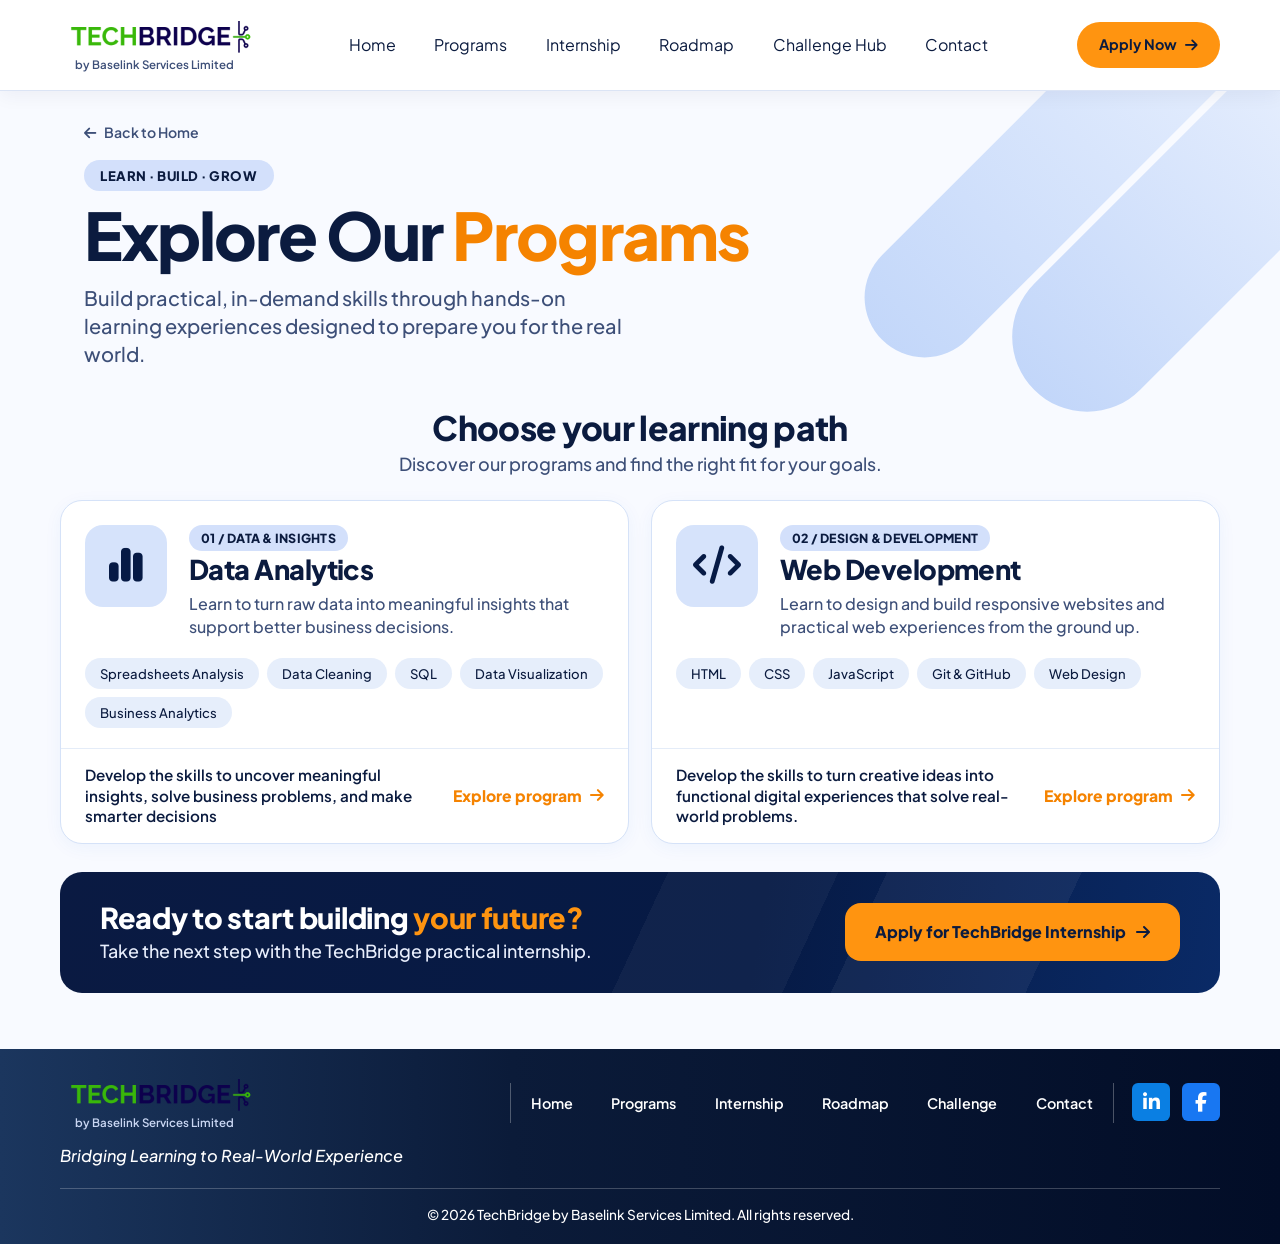
<file: programs.html>
<!DOCTYPE html>
<html lang="en">
<head>
    <meta charset="UTF-8">
    <meta name="viewport" content="width=device-width, initial-scale=1.0">
    <title>Program page</title>
    <meta name="description" content="Explore TechBridge's technology programs, including Data Analytics and Web Development, and discover practical learning opportunities to build in-demand digital skills.">
      <link rel="stylesheet" href="main.css">
    <link rel="stylesheet" href="https://cdnjs.cloudflare.com/ajax/libs/font-awesome/6.5.1/css/all.min.css">
    <script src="https://code.jquery.com/jquery-3.7.1.min.js" defer></script>
    <script src="index.js" defer></script>
</head>
<body>

        <!-- ============ WEBSITE HEADER ============ -->
    <header class="site-header">

        <div class="logo-container">

            <img src="./techbridge-logo.png" alt="TechBridge Logo" class="brand-logo">
            <span class="brand-text">
                <span class="brand-parent">by Baselink Services Limited</span>
            </span>
        </div>    
 
        <nav class="header-nav header-toggle" aria-label="Main">
            <ul class="nav-trail">
                <li><a href="./index.html">Home</a></li>
                <li><a href="./programs.html">Programs</a></li>
                <li><a href="./internship.html">Internship</a></li>
                <li><a href="./roadmap.html">Roadmap</a></li>
                <li><a href="/challenge.html">Challenge Hub</a></li>
                <li><a href="index.html#contact">Contact</a></li>
            </ul>
        </nav>
 
        <a href="https://forms.gle/ZUnPYYG6onzdQqAy8" target="_blank" class="header-cta">
            Apply Now
            <i class="fa-solid fa-arrow-right" aria-hidden="true"></i>
        </a>

        <button class="menu-btn" aria-label="Open navigation menu">
            <i class="fa-solid fa-bars"></i>
        </button>
 
    </header>


    
<main class="techbridge-programs-page" id="programs-page">

    <!-- Back to Home -->
    <a href="index.html" class="programs-home-link">
        <i class="fa-solid fa-arrow-left" aria-hidden="true"></i>
        Back to Home
    </a>


    <!-- Programs Page Introduction -->
    <section class="programs-introduction" aria-labelledby="programs-heading">

        <span class="programs-eyebrow">LEARN · BUILD · GROW</span>

        <h1 class="programs-main-heading" id="programs-heading">
            Explore Our <span>Programs</span>
        </h1>

        <p class="programs-intro-description">
            Build practical, in-demand skills through hands-on learning
            experiences designed to prepare you for the real world.
        </p>

    </section>


    <!-- Learning Path and Available Programs -->
    <section class="learning-path-section" aria-labelledby="learning-path-heading">

        <div class="learning-path-introduction">
            <h2 id="learning-path-heading">
                Choose your learning path
            </h2>

            <p>
                Discover our programs and find the right fit for your goals.
            </p>
        </div>


        <div class="programs-learning-grid" id="available-programs">

            <!-- Data Analytics -->
            <article class="program-card program-card-data-analytics">

                <div class="program-card-content">

                    <div class="program-card-overview">

                        <div class="program-icon program-icon-analytics">
                            <i class="fa-solid fa-chart-simple" aria-hidden="true"></i>
                        </div>

                        <div class="program-card-details">

                            <span class="program-category">
                                01 / DATA &amp; INSIGHTS
                            </span>

                            <h3>Data Analytics</h3>

                            <p>
                                Learn to turn raw data into meaningful insights
                                that support better business decisions.
                            </p>

                        </div>

                    </div>


                    <ul class="program-skills-list" aria-label="Data Analytics skills">
                        <li>Spreadsheets Analysis</li>
                        <li>Data Cleaning</li>
                        <li>SQL</li>
                        <li>Data Visualization</li>
                        <li>Business Analytics</li>
                    </ul>

                </div>


                <div class="program-card-action">

                    <p>
                         Develop the skills to uncover meaningful insights,
                        solve business problems, and make smarter decisions
                    </p>

                    <a href="https://forms.gle/ZUnPYYG6onzdQqAy8" class="program-explore-link" target="_blank">
                        Explore program
                        <i class="fa-solid fa-arrow-right" aria-hidden="true"></i>
                    </a>

                </div>

            </article>


            <!-- Web Development -->
            <article class="program-card program-card-web-development">

                <div class="program-card-content">

                    <div class="program-card-overview">

                        <div class="program-icon program-icon-webdev">
                            <i class="fa-solid fa-code" aria-hidden="true"></i>
                        </div>

                        <div class="program-card-details">

                            <span class="program-category">
                                02 / DESIGN &amp; DEVELOPMENT
                            </span>

                            <h3>Web Development</h3>

                            <p>
                                Learn to design and build responsive websites
                                and practical web experiences from the ground up.
                            </p>

                        </div>

                    </div>


                    <ul class="program-skills-list" aria-label="Web Development skills">
                        <li>HTML</li>
                        <li>CSS</li>
                        <li>JavaScript</li>
                        <li>Git &amp; GitHub</li>
                        <li>Web Design</li>
                    </ul>

                </div>


                <div class="program-card-action">

                    <p>
                        Develop the skills to turn creative ideas into functional digital experiences that solve real-world problems.
                    </p>

                    <a href="https://forms.gle/ZUnPYYG6onzdQqAy8" class="program-explore-link" target="_blank">
                        Explore program
                        <i class="fa-solid fa-arrow-right" aria-hidden="true"></i>
                    </a>

                </div>

            </article>

        </div>

    </section>


    <!-- Internship Application Call to Action -->
    <section class="internship-application-banner" id="internship-application">

        <div class="internship-banner-message">

            <h2>
                Ready to start building
                <span>your future?</span>
            </h2>

            <p>
                Take the next step with the TechBridge practical internship.
            </p>

        </div>

        <a href="https://forms.gle/ZUnPYYG6onzdQqAy8" class="internship-application-link" target="_blank">
            Apply for TechBridge Internship
            <i class="fa-solid fa-arrow-right" aria-hidden="true"></i>
        </a>

    </section>

</main>



    <!-- ============ SITE FOOTER ============ -->
    <footer class="site-footer">
 
        <div class="footer-top">
 
            <div class="footer-identity">
                <a href="./index.html" class="brand-lockup" aria-label="TechBridge by Baselink Services Limited, home">
                     <img src="./techbridge-logo.png" alt="TechBridge Logo" class="brand-logo">
                    <span class="brand-text">
                        <span class="brand-parent">by Baselink Services Limited</span>
                    </span>
                </a>
                <p class="footer-motto">Bridging Learning to Real-World Experience</p>
            </div>
 
            <nav class="footer-nav" aria-label="Footer">
                <ul class="footer-trail">
                    <li><a href="./index.html">Home</a></li>
                    <li><a href="./programs.html">Programs</a></li>
                    <li><a href="./internship.html">Internship</a></li>
                    <li><a href="./roadmap.html">Roadmap</a></li>
                    <li><a href="/challenge.html">Challenge</a></li>
                    <li><a href="index.html#contact">Contact</a></li>
                </ul>
            </nav>
 
            <ul class="footer-socials">
                <li>
                    <a href="https://www.linkedin.com/company/techbridge-services/ " target="_blank" rel="noopener" aria-label="TechBridge on LinkedIn">
                        <i class="fa-brands fa-linkedin-in" aria-hidden="true"></i>
                    </a>
                </li>
                <li>
                    <a href="https://www.facebook.com/p/Baselink-Services-100066771475783/" target="_blank" rel="noopener" aria-label="TechBridge on Facebook">
                        <i class="fa-brands fa-facebook-f" aria-hidden="true"></i>
                    </a>
                </li>
            </ul>
 
        </div>
 
        <div class="footer-copyright">
            <small>&copy; 2026 TechBridge by Baselink Services Limited. All rights reserved.</small>
        </div>
 
    </footer>
</body>
</html>
</file>
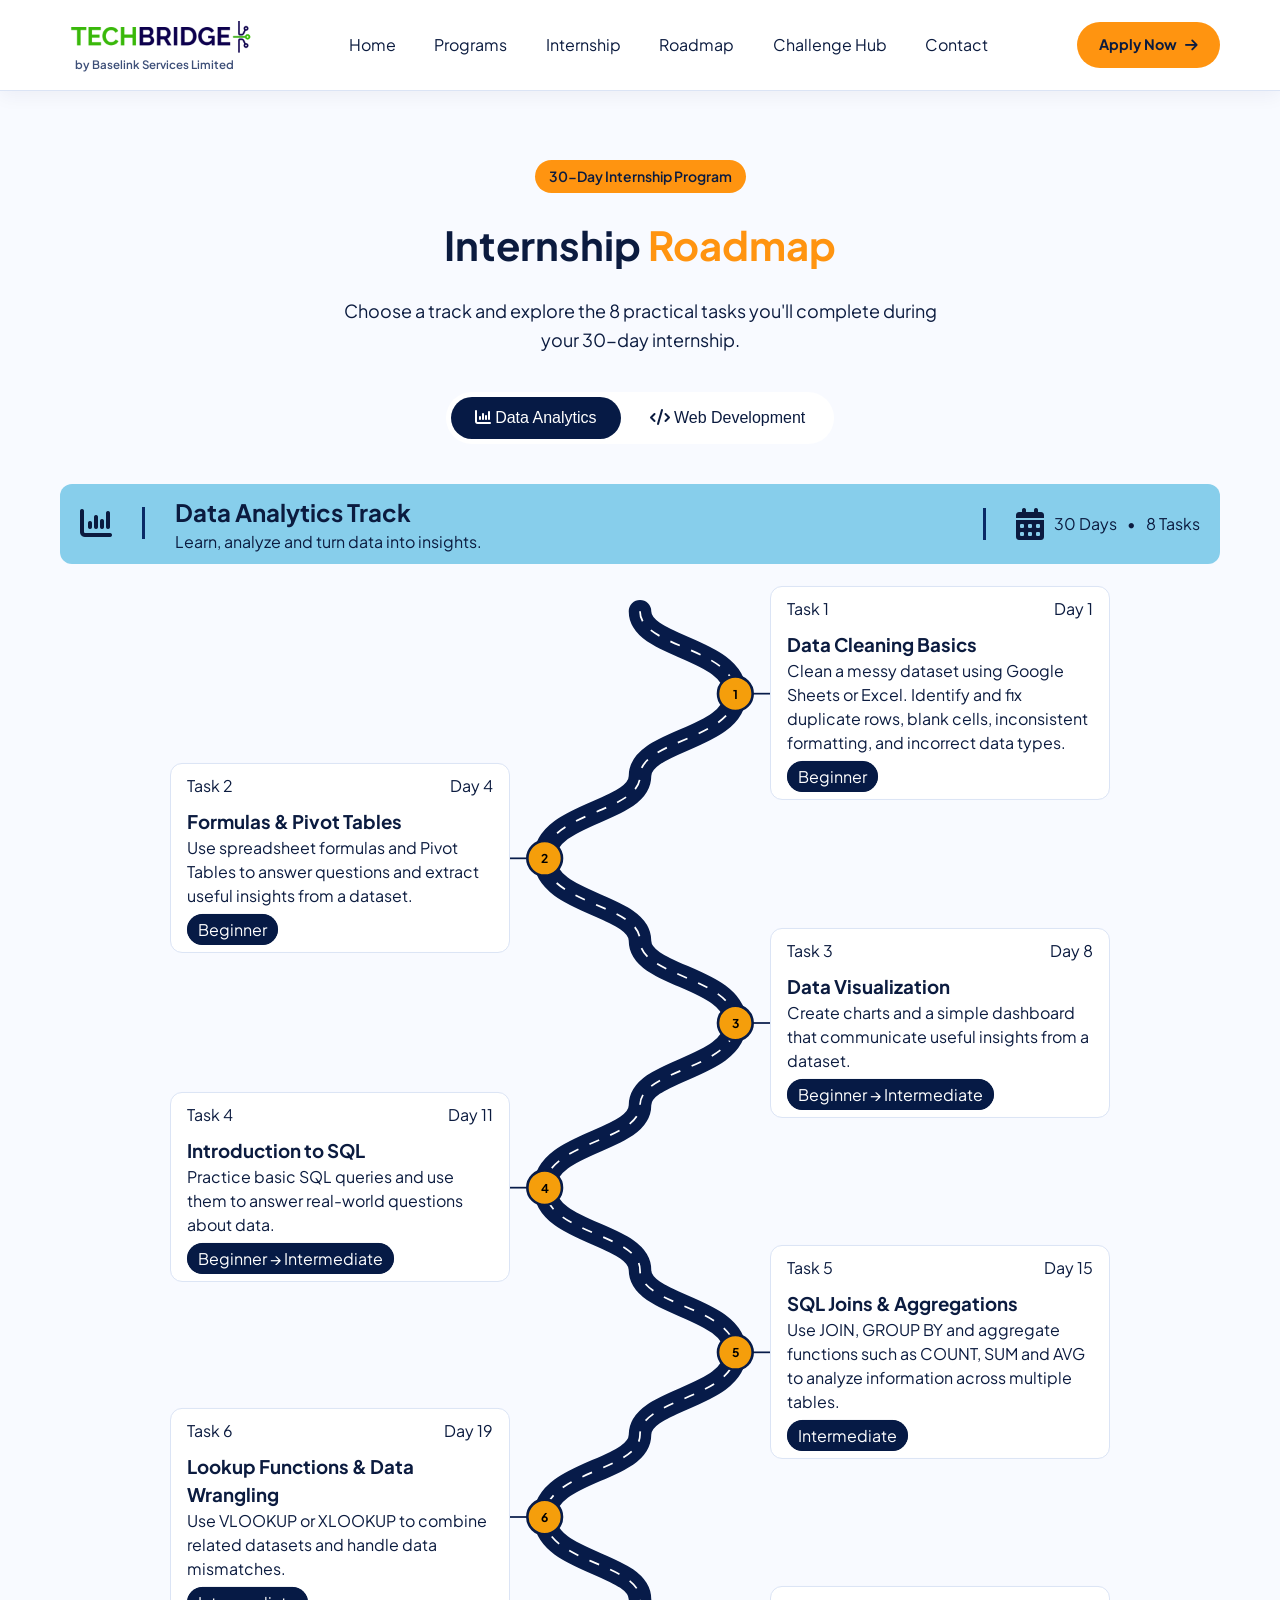
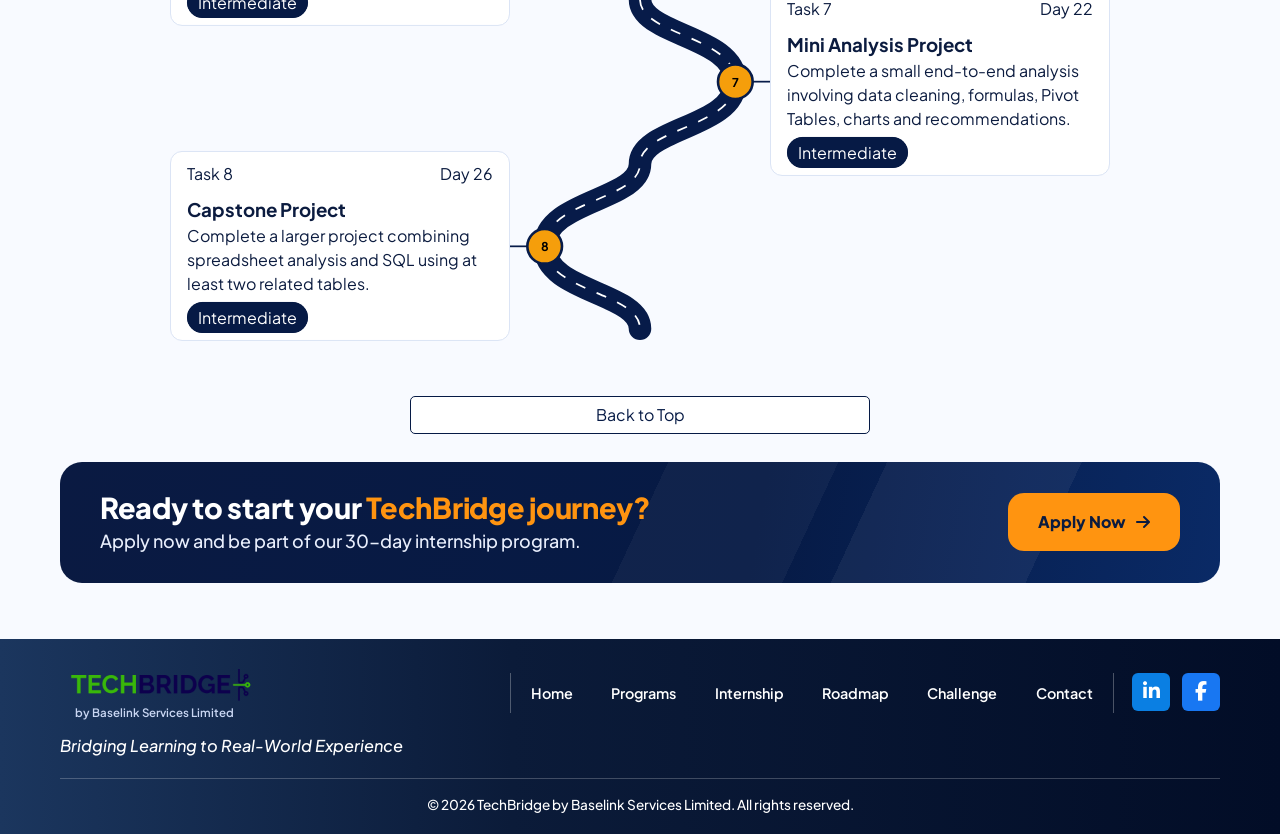
<file: roadmap.html>
<!DOCTYPE html>
<html lang="en">
<head>
    <meta charset="UTF-8">
    <meta name="viewport" content="width=device-width, initial-scale=1.0">
    <title>Document</title>

     <link rel="stylesheet" href="main.css">
    <link rel="stylesheet" href="https://cdnjs.cloudflare.com/ajax/libs/font-awesome/6.5.1/css/all.min.css">
    <script src="https://code.jquery.com/jquery-3.7.1.min.js" defer></script>
    <script src="index.js" defer></script>
</head>

<body>

     <!-- ============ WEBSITE HEADER ============ -->
    <header class="site-header">

        <div class="logo-container">

            <img src="./techbridge-logo.png" alt="TechBridge Logo" class="brand-logo">
            <span class="brand-text">
                <span class="brand-parent">by Baselink Services Limited</span>
            </span>
        </div>    
 
        <nav class="header-nav header-toggle" aria-label="Main">
            <ul class="nav-trail">
                <li><a href="./index.html">Home</a></li>
                <li><a href="./programs.html">Programs</a></li>
                <li><a href="./internship.html">Internship</a></li>
                <li><a href="./roadmap.html">Roadmap</a></li>
                <li><a href="/challenge.html">Challenge Hub</a></li>
                <li><a href="/index.html#contact">Contact</a></li>
            </ul>
        </nav>
 
        <a href="https://forms.gle/ZUnPYYG6onzdQqAy8" target="_blank" class="header-cta">
            Apply Now
            <i class="fa-solid fa-arrow-right" aria-hidden="true"></i>
        </a>

        <button class="menu-btn" aria-label="Open navigation menu">
            <i class="fa-solid fa-bars"></i>
        </button>
 
    </header>
    

<main class="techbridge-roadmap-page">

    <!-- PAGE INTRODUCTION -->
    <section class="roadmap-hero-section" id="roadmap-hero-section">

        <span class="program-label">30-Day Internship Program</span>

        <h1 class="roadmap-header">
            Internship <span class="roadmap-header-highlight">Roadmap</span>
        </h1>

        <p class="roadmap-lede">
            Choose a track and explore the 8 practical tasks
            you'll complete during your 30-day internship.
        </p>

        <!-- JavaScript will handle track switching -->
        <div class="track-selector">

            <button class="track-button active" data-track="analytics">
                <i class="fa-solid fa-chart-column"></i>

                Data Analytics
            </button>

            <button class="track-button" data-track="web-development">
                <i class="fa-solid fa-code"></i>
                Web Development
            </button>

        </div>

    </section>


    
<!-- ROADMAP SECTION -->
<section class="roadmap-section">

    <!-- TRACK INFORMATION -->
    <div class="roadmap-track-info" id="roadmap-track-info">

        <!-- JavaScript will populate this section -->
        <div class="track-info-container">

        <div class="track-info-icon" id="track-info-icon"></div>

        <div class="track-info-content">
            <h2 id="track-title"></h2>
            <p id="track-description"></p>
        </div>

        </div>

        <div class="track-info-duration">
            <i class="fa-solid fa-calendar-days"></i>
            <span id="track-duration"></span>
            <span>•</span>
            <span id="track-task-count"></span>
        </div>

    </div>


 
<!-- ROADMAP TIMELINE -->
<div class="roadmap-timeline">

    <div class="roadmap-layout">

        <!-- LEFT TASK CARDS -->
        <div class="roadmap-left" id="roadmap-left">
            <!-- JavaScript generates even-numbered task cards here -->
        </div>


        <!-- CENTER ROAD -->
        <div class="roadmap-center">

            <svg
                class="roadmap-svg"
                id="roadmap-svg"
                xmlns="http://www.w3.org/2000/svg"
                viewBox="0 0 300 1560"
                width="300"
                height="1560"
            >

                <!-- Main road -->
                <path
                    d="
                    M150 20
                    C150 62 260 62 260 115
                    C260 168 150 168 150 210
                    C150 252 40 252 40 305
                    C40 358 150 358 150 400
                    C150 442 260 442 260 495
                    C260 548 150 548 150 590
                    C150 632 40 632 40 685
                    C40 738 150 738 150 780
                    C150 822 260 822 260 875
                    C260 928 150 928 150 970
                    C150 1012 40 1012 40 1065
                    C40 1118 150 1118 150 1160
                    C150 1202 260 1202 260 1255
                    C260 1308 150 1308 150 1350
                    C150 1392 40 1392 40 1445
                    C40 1498 150 1498 150 1540
                    "
                    fill="none"
                    stroke="#071B49"
                    stroke-width="26"
                    stroke-linecap="round"
                />

                <!-- Road centre line -->
                <path
                    d="
                    M150 20
                    C150 62 260 62 260 115
                    C260 168 150 168 150 210
                    C150 252 40 252 40 305
                    C40 358 150 358 150 400
                    C150 442 260 442 260 495
                    C260 548 150 548 150 590
                    C150 632 40 632 40 685
                    C40 738 150 738 150 780
                    C150 822 260 822 260 875
                    C260 928 150 928 150 970
                    C150 1012 40 1012 40 1065
                    C40 1118 150 1118 150 1160
                    C150 1202 260 1202 260 1255
                    C260 1308 150 1308 150 1350
                    C150 1392 40 1392 40 1445
                    C40 1498 150 1498 150 1540
                    "
                    fill="none"
                    stroke="white"
                    stroke-width="2"
                    stroke-dasharray="12 14"
                />

                <!-- JavaScript generates the numbered markers here -->
                <g id="roadmap-markers"></g>

            </svg>

        </div>


        <!-- RIGHT TASK CARDS -->
        <div class="roadmap-right" id="roadmap-right">
            <!-- JavaScript generates odd-numbered task cards here -->
        </div>

    </div>

</div>

    <!-- ROADMAP COMPLETION -->
    <div class="roadmap-completion" id="roadmap-completion">

        <!-- JavaScript can populate this if needed -->

    </div>

</section>


<div class="back-to-top"><a href="#roadmap-hero-section">Back to Top</a></div>


              <!-- INTERNSHIP CALL TO ACTION -->
  <!-- Internship Application Call to Action -->
    <section class="internship-application-banner" id="internship-application">

        <div class="internship-banner-message">

            <h2>
                Ready to start your
                <span>TechBridge journey?</span>
            </h2>

            <p>
                Apply now and be part of our 30-day internship program.
            </p>

        </div>

        <a href="https://forms.gle/ZUnPYYG6onzdQqAy8" class="internship-application-link" target="_blank">
            Apply Now
            <i class="fa-solid fa-arrow-right" aria-hidden="true"></i>
        </a>

    </section>
</main>



<!-- ============ SITE FOOTER ============ -->
    <footer class="site-footer">
 
        <div class="footer-top">
 
            <div class="footer-identity">
                <a href="./index.html" class="brand-lockup" aria-label="TechBridge by Baselink Services Limited, home">
                     <img src="./techbridge-logo.png" alt="TechBridge Logo" class="brand-logo">
                    <span class="brand-text">
                        <span class="brand-parent">by Baselink Services Limited</span>
                    </span>
                </a>
                <p class="footer-motto">Bridging Learning to Real-World Experience</p>
            </div>
 
            <nav class="footer-nav" aria-label="Footer">
                <ul class="footer-trail">
                    <li><a href="./index.html">Home</a></li>
                    <li><a href="./programs.html">Programs</a></li>
                    <li><a href="./internship.html">Internship</a></li>
                    <li><a href="./roadmap.html">Roadmap</a></li>
                    <li><a href="/challenge.html">Challenge</a></li>
                    <li><a href="#contact">Contact</a></li>
                </ul>
            </nav>
 
            <ul class="footer-socials">
                <li>
                    <a href="https://www.linkedin.com/company/techbridge-services/ " target="_blank" rel="noopener" aria-label="TechBridge on LinkedIn">
                        <i class="fa-brands fa-linkedin-in" aria-hidden="true"></i>
                    </a>
                </li>
                <li>
                    <a href="https://www.facebook.com/p/Baselink-Services-100066771475783/" target="_blank" rel="noopener" aria-label="TechBridge on Facebook">
                        <i class="fa-brands fa-facebook-f" aria-hidden="true"></i>
                    </a>
                </li>
            </ul>
 
        </div>
 
        <div class="footer-copyright">
            <small>&copy; 2026 TechBridge by Baselink Services Limited. All rights reserved.</small>
        </div>
 
    </footer>
 
</body>
</html>
</file>
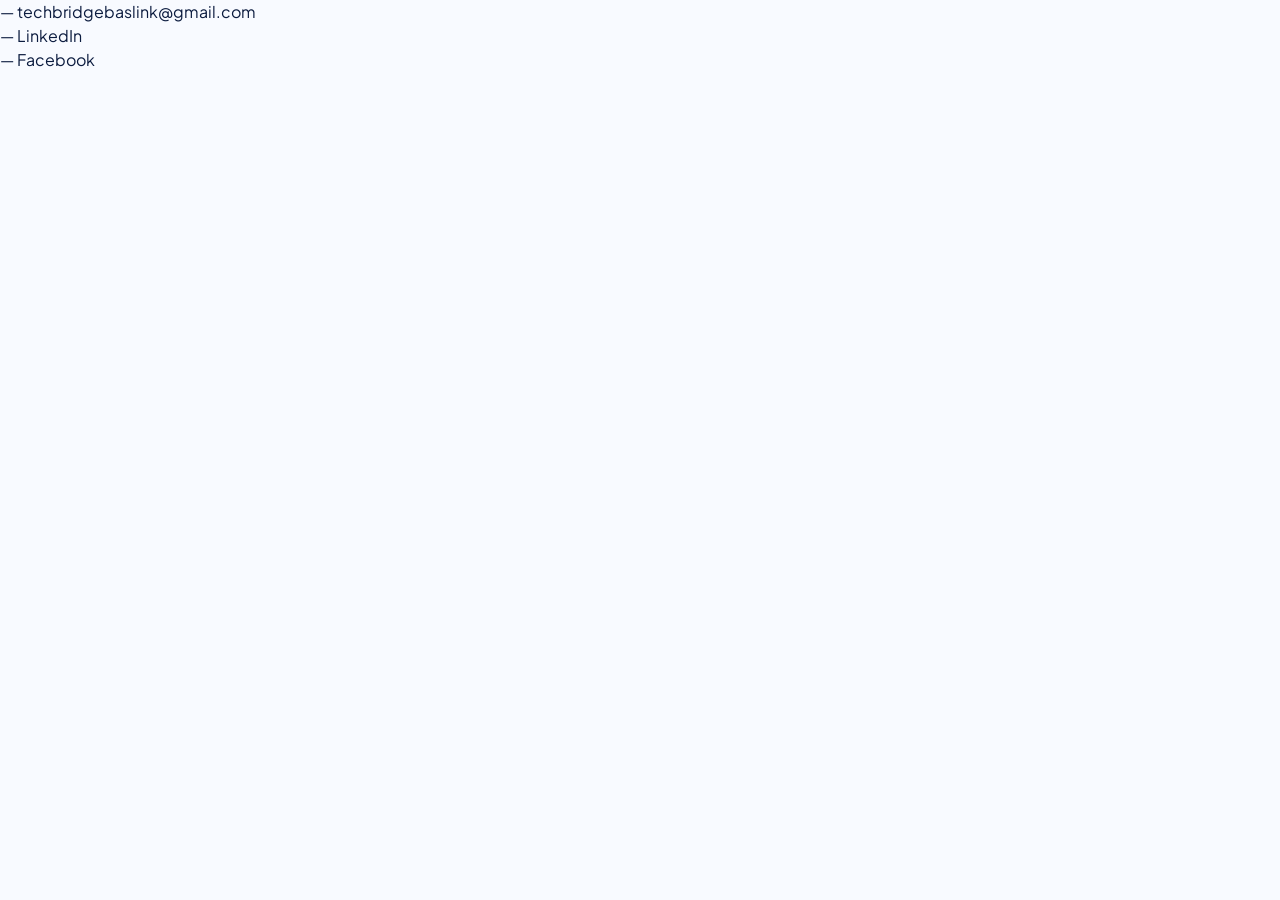
<file: TechBridge task 1/contact.html>
<!DOCTYPE html>
<html lang="en">
<head>
    <meta charset="UTF-8">
    <meta name="viewport" content="width=device-width, initial-scale=1.0">
    <title>TechBridge | Contact Us</title>
    <link rel="stylesheet" href="main.css">
</head>
<body>
    <ul>
        <li><a href="mailto:techbridgebaslink@gmail.com" target="_blank" rel="noopener noreferrer">— techbridgebaslink@gmail.com</a></li>
        <li><a href="https://www.linkedin.com/company/techbridge-services/" target="_blank" rel="noopener noreferrer">— LinkedIn</a></li>
        <li><a href="https://www.facebook.com/p/Baselink-Services-100066771475783/" target="_blank" rel="noopener noreferrer">— Facebook</a></li>
    </ul>
</body>
</html>
</file>
<file: main.css>
/* Keep @import as the very first rule or browsers ignore it */
@import url('https://fonts.googleapis.com/css2?family=Plus+Jakarta+Sans:wght@500;600;700;800&display=swap');

/* =====================================================
   DESIGN TOKENS
===================================================== */
:root {
    /* Navy family (hero, spotlight banner, footer) */
    --navy-950: #030f2c;
    --navy-900: #061a45;
    --navy-800: #0a2a66;

    /* Text */
    --ink: #0b1b3f;
    --ink-soft: #3d4f78;

    /* Accents */
    --blue: #1a5fe0;
    --indigo: #4b3fe0;
    --amber: #ff9410;
    --amber-deep: #f58300;

    /* Surfaces */
    --surface: #f8faff;
    --panel: #eef3fc;
    --panel-edge: #dbe4f5;
    --divider: #b9c4da;

    /* Brand icons */
    --whatsapp: #1fa855;
    --mail-blue: #0b4fd4;
    --linkedin: #0a7fe3;
    --facebook: #1877f2;

    --font-main: 'Plus Jakarta Sans', system-ui, -apple-system, 'Segoe UI', Roboto, sans-serif;

    /* Layout */
    --gutter: clamp(16px, 4.2vw, 52px);
    --page-max: 1160px;
    --bleed: max(var(--gutter), calc((100% - var(--page-max)) / 2));
}


/* =====================================================
   BASE
===================================================== */
*,
*::before,
*::after {
    box-sizing: border-box;
}

html {
    -webkit-text-size-adjust: 100%;
    scroll-behavior: smooth;
}

body {
    margin: 0;
    background: var(--surface);
    color: var(--ink);
    font-family: var(--font-main);
    font-size: 1rem;
    line-height: 1.5;
    -webkit-font-smoothing: antialiased;
}

h1, h2, h3, p, ul {
    margin: 0;
}

ul {
    padding: 0;
    list-style: none;
}

a {
    color: inherit;
    text-decoration: none;
}

img {
    display: block;
    max-width: 100%;
    height: auto;
}

:focus-visible {
    outline: 3px solid var(--amber);
    outline-offset: 3px;
}

.visually-hidden {
    position: absolute;
    width: 1px;
    height: 1px;
    margin: -1px;
    padding: 0;
    overflow: hidden;
    clip: rect(0 0 0 0);
    white-space: nowrap;
    border: 0;
}

.logo-container{
    display: flex;
    flex-direction: column;
}

/* Shared logo + name styles (header and footer) */
.brand-logo {
    width: 200px;
    height: 40px;
    flex-shrink: 0;
    object-fit: cover;
    flex-shrink: 0;
}

.brand-text {
    display: flex;
    flex-direction: column;
    line-height: 1.1;
}

.brand-name {
    font-size: 1.7rem;
    font-weight: 800;
    letter-spacing: -0.02em;
    color: var(--ink);
}

.brand-parent {
    margin-left: 15px;
    font-size: 0.72rem;
    font-weight: 600;
    color: var(--ink-soft);
}


/* =====================================================
   SITE HEADER
===================================================== */
.site-header {
    position: sticky;
    top: 0;
    z-index: 100;
    display: flex;
    align-items: center;
    gap: 12px;
    min-height: 90px;
    padding-inline: var(--bleed);
    background: #fff;
    box-shadow: 0 1px 0 var(--panel-edge), 0 6px 18px rgba(6, 26, 69, 0.05);
}

/* Hamburger: hidden on desktop */
.site-header .fa-bars {
    display: none;
    padding: 8px;
    font-size: 1.6rem;
    color: var(--ink);
    cursor: pointer;
}

.header-nav {
    margin-inline: auto;
}

.nav-trail {
    display: flex;
    align-items: center;
    gap: clamp(1.4rem, 3vw, 2.6rem);
}

.nav-list {
    position: relative;
    display: block;
    padding-block: 25px;
    font-size: 0.95rem;
    font-weight: 600;
    color: var(--ink);
    transition: color 0.2s ease;
}

.nav-list:hover {
    color: var(--blue);
}

/* Active page underline */
.nav-list[aria-current="page"]::after {
    content: "";
    position: absolute;
    right: -6px;
    bottom: 0;
    left: -6px;
    height: 3px;
    border-radius: 3px 3px 0 0;
    background: var(--blue);
}

.header-cta {
    display: inline-flex;
    align-items: center;
    gap: 8px;
    padding: 12px 22px;
    border-radius: 999px;
    background: var(--amber);
    color: var(--ink);
    font-size: 0.9rem;
    font-weight: 700;
    white-space: nowrap;
    transition: background 0.2s ease;
}

.header-cta:hover {
    background: var(--amber-deep);
}

.menu-btn{
    display: none;
}


/* =====================================================
   HERO
===================================================== */
.hero-stage {
    position: relative;
    overflow: hidden;
    padding: clamp(48px, 6vw, 70px) var(--bleed) clamp(72px, 9vw, 112px);
    background: linear-gradient(105deg, var(--navy-950) 0%, var(--navy-900) 55%, var(--navy-800) 100%);
    color: #fff;
}

/* Curved white edge along the bottom of the hero */
.hero-stage::after {
    content: "";
    position: absolute;
    right: -10%;
    bottom: -25px;
    left: -10%;
    z-index: 3;
    height: clamp(36px, 6vw, 80px);
    border-radius: 50% 50% 0 0 / 100% 100% 0 0;
    background: var(--surface);
}

.hero-pitch {
    position: relative;
    z-index: 2;
    max-width: 640px;
}

.hero-title {
    font-weight: 800;
    line-height: 1.08;
    letter-spacing: -0.02em;
}

.hero-brandname,
.hero-promise {
    display: block;
}

.hero-brandname {
    font-size: clamp(2.5rem, 5.2vw, 4rem);
}

.hero-promise {
    margin-top: 4px;
    font-size: clamp(1.7rem, 4.1vw, 3.1rem);
}

.hero-promise-highlight {
    color: var(--amber);
}

.hero-lede {
    max-width: 30em;
    margin-top: 22px;
    font-size: clamp(1rem, 1.7vw, 1.3rem);
    font-weight: 500;
    line-height: 1.45;
}

.hero-enroll {
    display: inline-flex;
    align-items: center;
    gap: 10px;
    margin-top: 28px;
    padding: 15px 30px;
    border-radius: 999px;
    background: var(--amber);
    color: var(--ink);
    font-size: 1.05rem;
    font-weight: 800;
    transition: background 0.2s ease;
}

.hero-enroll:hover {
    background: var(--amber-deep);
}

/* Photo sits on the right and fades into the navy */
.hero-scene {
    position: absolute;
    top: 0;
    right: 0;
    bottom: 0;
    z-index: 1;
    width: 62%;
    -webkit-mask-image: linear-gradient(to right, transparent 0%, #000 40%);
    mask-image: linear-gradient(to right, transparent 0%, #000 40%);
}

.hero-scene img {
    width: 100%;
    height: 100%;
    object-fit: cover;
    object-position: center right;
}


/* =====================================================
   PROGRAMS
===================================================== */
.track-picker,
.internship-spotlight,
.reach-out {
    width: min(100% - 2 * var(--gutter), var(--page-max));
    margin-inline: auto;
}

.track-picker {
    padding-top: 22px;
}

.track-picker-intro {
    text-align: center;
}

.tracks-title {
    display: flex;
    align-items: center;
    justify-content: center;
    gap: 22px;
    font-size: clamp(1.7rem, 3vw, 2.2rem);
    font-weight: 800;
    letter-spacing: -0.01em;
}

.tracks-title::before,
.tracks-title::after {
    content: "";
    flex: 0 1 140px;
    height: 1px;
    background: var(--divider);
}

.track-picker-intro p {
    margin-top: 6px;
    font-size: 1.05rem;
    font-weight: 500;
}

.track-list {
    display: grid;
    grid-template-columns: repeat(2, minmax(0, 1fr));
    gap: 22px;
    margin-top: 22px;
}

.track-link {
    position: relative;
    display: grid;
    grid-template-columns: 90px 1fr auto;
    align-items: center;
    gap: 22px;
    height: 100%;
    padding: 22px 30px;
    border: 1px solid var(--panel-edge);
    border-radius: 16px;
    background: var(--panel);
    transition: border-color 0.2s ease, box-shadow 0.2s ease;
}

.track-link:hover {
    border-color: #b6c8ee;
    box-shadow: 0 8px 22px rgba(26, 95, 224, 0.1);
}

.track-icon {
    display: grid;
    place-items: center;
    font-size: 3.1rem;
    line-height: 1;
}

.track-icon-data {
    color: var(--blue);
}

.track-icon-web {
    color: var(--indigo);
}

.track-summary {
    display: block;
}

.track-name {
    font-size: clamp(1.15rem, 2vw, 1.45rem);
    font-weight: 800;
    line-height: 1.2;
}

.track-summary p {
    margin-top: 4px;
    font-size: 1.02rem;
    font-weight: 500;
}

.track-go {
    font-size: 1.7rem;
    color: var(--indigo);
}


/* =====================================================
   INTERNSHIP BANNER
===================================================== */
.internship-spotlight {
    display: grid;
    grid-template-columns: 1.35fr 1fr;
    align-items: center;
    margin-top: 34px;
    margin-bottom: 20px;
    padding: 34px clamp(24px, 5vw, 58px);
    border-radius: 28px;
    background:
        radial-gradient(circle at 100% 100%, rgba(40, 110, 230, 0.32) 0 14%, transparent 14.4%),
        radial-gradient(circle at 100% 100%, rgba(40, 110, 230, 0.18) 0 24%, transparent 24.4%),
        linear-gradient(110deg, var(--navy-950), var(--navy-900) 70%, #0a2f78);
    color: #fff;
}

.spotlight-badge {
    display: inline-block;
    margin-bottom: 16px;
    padding: 6px 18px;
    border: 1.5px solid #fff;
    border-radius: 999px;
    font-size: 1rem;
    font-weight: 700;
}

.spotlight-title {
    max-width: 16em;
    font-size: clamp(1.6rem, 3vw, 2.2rem);
    font-weight: 800;
    line-height: 1.15;
    letter-spacing: -0.01em;
    margin-bottom: 20px;
}

.spotlight-detail {
    max-width: 30em;
    margin-top: 14px;
    font-size: 1.1rem;
    font-weight: 500;
    line-height: 1.4;
}

.spotlight-actions {
    display: flex;
    flex-direction: column;
    align-items: center;
    justify-content: center;
    align-self: stretch;
    margin-block: 10px;
    border-left: 1px solid rgba(255, 255, 255, 0.4);
}

.spotlight-apply {
    display: inline-flex;
    align-items: center;
    gap: 12px;
    padding: 20px 52px;
    border-radius: 999px;
    background: var(--amber);
    color: #fff;
    font-size: 1.35rem;
    font-weight: 800;
    transition: background 0.2s ease;
}

.spotlight-apply:hover {
    background: var(--amber-deep);
}


/* =====================================================
   COMMUNITY & CONTACT
===================================================== */
.reach-out {
    padding-block: 28px 44px;
}

.reach-out-list {
    display: grid;
    grid-template-columns: repeat(2, minmax(0, 1fr));
}

.reach-out-item + .reach-out-item {
    border-left: 1px solid var(--divider);
}

.reach-out-link {
    display: grid;
    grid-template-columns: auto 1fr auto;
    align-items: center;
    gap: 22px;
    height: 100%;
    padding: 14px clamp(16px, 3vw, 40px);
}

.reach-out-icon {
    display: grid;
    place-items: center;
    width: 72px;
    height: 72px;
    border-radius: 50%;
    color: #fff;
    font-size: 2.1rem;
}

.reach-out-icon-chat {
    background: var(--whatsapp);
}

.reach-out-icon-mail {
    background: linear-gradient(135deg, #1a6cf0, var(--mail-blue));
    font-size: 1.8rem;
}

.reach-out-copy {
    display: block;
    font-size: 1.02rem;
    font-weight: 500;
    line-height: 1.35;
}

.reach-out-heading {
    display: block;
    margin-bottom: 4px;
    font-size: clamp(1.1rem, 1.9vw, 1.4rem);
    font-weight: 800;
}

.reach-out-email {
    display: inline-block;
    color: #4a5f8a;
    text-decoration: underline;
    text-underline-offset: 4px;
    overflow-wrap: anywhere;
}

.reach-out-email:hover {
    color: var(--blue);
}

.reach-out-go {
    font-size: 1.6rem;
    color: var(--indigo);
}


/* =====================================================
   SITE FOOTER
===================================================== */
.site-footer {
    padding: 28px var(--bleed) 18px;
    background: linear-gradient(
        to right,
        #1b365e 0%,
        #0b1b39 40%,
        #020d27 100%
    );
    color: #fff;
}

.footer-top {
    display: grid;
    grid-template-columns: 1fr 1.4fr auto;
    grid-template-areas: "identity trail socials";
    align-items: start;
    gap: 18px;
}

.footer-identity {
    grid-area: identity;
}

.footer-identity .brand-lockup {
    display: flex;
    flex-direction: column;
    justify-content: flex-start;
    align-items: flex-start;
}

.site-footer .brand-logo {
    width: 200px;
}

.site-footer .brand-name {
    color: #fff;
    font-size: 1.6rem;
}

.site-footer .brand-parent {
    color: #c9d6f2;
}

.footer-motto {
    margin-top: 14px;
    font-size: 1.02rem;
    font-style: italic;
    font-weight: 500;
}

.footer-nav {
    grid-area: trail;
    margin-top: 6px;
    padding-block: 8px;
    border-inline: 1px solid rgba(255, 255, 255, 0.28);
}

.footer-trail {
    display: flex;
    flex-wrap: wrap;
    align-items: center;
    justify-content: center;
    gap: 10px clamp(1.2rem, 3vw, 2.6rem);
}

.footer-trail a {
    font-size: 0.9rem;
    font-weight: 600;
    transition: color 0.2s ease;
}

.footer-trail a:hover {
    color: var(--amber);
}

.footer-socials {
    grid-area: socials;
    display: flex;
    gap: 12px;
    margin-top: 6px;
}

.footer-socials a {
    display: grid;
    place-items: center;
    width: 38px;
    height: 38px;
    border-radius: 6px;
    color: #fff;
    font-size: 1.2rem;
    transition: transform 0.2s ease;
}

.footer-socials a:hover {
    transform: translateY(-2px);
}

.footer-socials li:nth-child(1) a {
    background: var(--linkedin);
}

.footer-socials li:nth-child(2) a {
    background: var(--facebook);
}

.footer-copyright {
    display: flex;
    justify-content: center;
    gap: 8px 24px;
    margin-top: 20px;
    padding-top: 16px;
    border-top: 1px solid rgba(255, 255, 255, 0.22);
}

.footer-copyright small {
    font-size: 0.85rem;
    font-weight: 500;
}


/* =====================================================
   TABLET  (up to 899px)
===================================================== */
@media (max-width: 899px) {

    /* ---------- Header ---------- */
    .site-header {
        min-height: 68px;
        padding-left: 10px;
    }

    .brand-name {
        font-size: 1.35rem;
    }

    .header-cta {
        display: none;
        margin-left: auto;
    }


    /* ---------- Hero: image stacks under the text ---------- */
    .hero-stage {
        display: flex;
        flex-direction: column;
        padding-bottom: 0;
    }

    .hero-pitch {
        max-width: none;
    }

    .hero-scene {
        position: relative;
        width: auto;
        height: clamp(210px, 48vw, 340px);
        margin: 28px calc(var(--bleed) * -1) 0;
        -webkit-mask-image: linear-gradient(to bottom, transparent 0%, #000 45%);
        mask-image: linear-gradient(to bottom, transparent 0%, #000 45%);
    }

    .hero-stage::after {
        height: clamp(28px, 6vw, 48px);
    }

    /* ---------- Footer: logo + socials on top, links below ---------- */
    .footer-top {
        grid-template-columns: 1fr auto;
        grid-template-areas:
            "identity socials"
            "trail    trail";
    }

    .footer-nav {
        margin-top: 0;
        border-inline: 0;
        border-top: 1px solid rgba(255, 255, 255, 0.22);
        padding-top: 18px;
    }

    .footer-trail {
        justify-content: flex-start;
    }
}


/* =====================================================
   MOBILE  (up to 767px)
===================================================== */
@media (max-width: 767px) {

    .brand-logo{
        width: 160px;
        height: 36px
    }

    .track-list {
        grid-template-columns: 1fr;
        gap: 14px;
    }

    .track-link {
        grid-template-columns: 64px 1fr auto;
        gap: 16px;
        padding: 18px 20px;
    }

    .track-icon {
        font-size: 2.4rem;
    }

    .tracks-title::before,
    .tracks-title::after {
        flex-basis: 40px;
    }

    /* Banner stacks, divider moves above the button */
    .internship-spotlight {
        grid-template-columns: 1fr;
        gap: 24px;
        padding: 28px 22px;
        border-radius: 22px;
    }

    .spotlight-actions {
        align-self: auto;
        margin-block: 0;
        padding-top: 24px;
        border-top: 1px solid rgba(255, 255, 255, 0.4);
        border-left: 0;
    }

    .spotlight-apply {
        padding: 16px 40px;
        font-size: 1.15rem;
    }

    /* Contact blocks stack */
    .reach-out-list {
        grid-template-columns: 1fr;
    }

    .reach-out-item + .reach-out-item {
        border-top: 1px solid var(--divider);
        border-left: 0;
    }

    .reach-out-link {
        gap: 16px;
        padding: 20px 4px;
    }

    .reach-out-icon {
        width: 58px;
        height: 58px;
        font-size: 1.7rem;
    }

    .footer-copyright {
        flex-direction: column;
    }

    .header-cta{
        display: none;
    }
}


/* =====================================================
   SMALL PHONES  (up to 599px)
===================================================== */
@media (max-width: 599px) {

    /* Header keeps only logo, name and hamburger */
    .header-cta {
        display: none;
    }

    .site-header .fa-bars {
        margin-left: auto;
    }

    .brand-parent {
        font-size: 0.62rem;
    }

    .hero-enroll {
        padding: 14px 24px;
        font-size: 0.98rem;
    }

    .site-footer .brand-logo{
        width: 140px;
        height: 32px;
    }

    .site-footer .brand-parent{
         margin-left: 10px;
    }

     .header-nav {
        display: none;
    }

    .header-nav.active{
        display:block;
        position: absolute;
        top: 100%;
        left: 0%;
        right: 0;
        background-color: #fff;
    }

    .nav-trail{
        flex-direction: column;
        align-items: flex-start;
        margin-left: 10px;
        gap: 10px;
    }

    .site-header .fa-bars{
        display: block;
    }

    .menu-btn {
        display: block;
        border: none;
        background: none;
    }

    .site-header{
        display: flex;
        justify-content: space-between
    }
}


/* =====================================================
   LARGE SCREENS  (1400px and up)
===================================================== */
@media (min-width: 1400px) {

    :root {
        --page-max: 1240px;
    }
}






/*==========================
   Task 2: Program Page
===========================*/


.techbridge-programs-page {
    --programs-pill: #d3e0fb;
    --programs-chip: #e6eefb;
    --programs-card-edge: #d5e2f8;
    --programs-card-rule: #e4ecf8;

    position: relative;
    overflow: hidden;
    overflow: clip;
    padding: 30px var(--bleed) 56px;
    background: var(--surface);
}

/* Keep real content above the decorative ribbons */
.techbridge-programs-page > * {
    position: relative;
    z-index: 1;
}


/* =====================================================
   DECORATIVE DIAGONAL RIBBONS (top right)
===================================================== */
.techbridge-programs-page::before,
.techbridge-programs-page::after {
    content: "";
    position: absolute;
    z-index: 0;
    border-radius: 999px;
    transform: rotate(45deg);
    pointer-events: none;
}

.techbridge-programs-page::before {
    top: -194px;
    right: 12%;
    width: 120px;
    height: 520px;
    background: linear-gradient(to top, rgba(160, 192, 246, 0.6), rgba(196, 217, 252, 0.28));
}

.techbridge-programs-page::after {
    top: -144px;
    right: -1%;
    width: 150px;
    height: 520px;
    background: linear-gradient(to top, rgba(150, 185, 245, 0.55), rgba(206, 223, 252, 0.2));
}


/* =====================================================
   BACK LINK
===================================================== */
.programs-home-link {
    display: inline-flex;
    align-items: center;
    gap: 8px;
    margin: 0 0 16px 24px;
    font-size: 0.88rem;
    font-weight: 600;
    color: var(--ink-soft);
    transition: color 0.2s ease;
}

.programs-home-link:hover {
    color: var(--blue);
}


/* =====================================================
   PAGE INTRODUCTION
===================================================== */
.programs-introduction {
    padding-inline: 24px;
}

.programs-eyebrow {
    display: inline-block;
    padding: 6px 16px;
    border-radius: 999px;
    background: var(--programs-pill);
    color: var(--ink);
    font-size: 0.82rem;
    font-weight: 800;
    letter-spacing: 0.04em;
}

.programs-main-heading {
    margin-top: 10px;
    font-size: clamp(2.3rem, 6vw, 4.1rem);
    font-weight: 800;
    line-height: 1.05;
    letter-spacing: -0.03em;
    color: var(--ink);
}

.programs-main-heading span {
    color: var(--amber-deep);
}

.programs-intro-description {
    max-width: 27em;
    margin-top: 14px;
    font-size: clamp(1rem, 1.9vw, 1.25rem);
    font-weight: 500;
    line-height: 1.4;
    color: var(--ink-soft);
}


/* =====================================================
   LEARNING PATH
===================================================== */
.learning-path-section {
    margin-top: clamp(26px, 4vw, 40px);
}

.learning-path-introduction {
    text-align: center;
}

.learning-path-introduction h2 {
    font-size: clamp(1.5rem, 3vw, 2.1rem);
    font-weight: 800;
    line-height: 1.15;
    letter-spacing: -0.02em;
    color: var(--ink);
}

.learning-path-introduction p {
    margin-top: 4px;
    font-size: clamp(0.98rem, 1.6vw, 1.12rem);
    font-weight: 500;
    color: var(--ink-soft);
}

.programs-learning-grid {
    display: grid;
    grid-template-columns: repeat(2, minmax(0, 1fr));
    gap: 22px;
    margin-top: 22px;
}


/* =====================================================
   PROGRAM CARD
===================================================== */
.program-card {
    display: flex;
    flex-direction: column;
    justify-content: space-between;
    overflow: hidden;
    border: 1px solid var(--programs-card-edge);
    border-radius: 22px;
    background: #fff;
    box-shadow: 0 4px 18px rgba(26, 95, 224, 0.05);
    transition: transform 0.25s ease, box-shadow 0.25s ease, border-color 0.25s ease;
}

.program-card:hover {
    transform: translateY(-3px);
    border-color: #b9cff4;
    box-shadow: 0 12px 28px rgba(26, 95, 224, 0.1);
}

.program-card-content {
    padding: 24px 24px 20px;
}


.program-card-overview {
    display: flex;
    align-items: flex-start;
    gap: 22px;
}

/* Icon tile */
.program-icon {
    display: grid;
    flex: 0 0 82px;
    place-items: center;
    width: 82px;
    height: 82px;
    border-radius: 18px;
    background: #d6e3fb;
    color: var(--navy-900);
    font-size: 2.4rem;
    line-height: 1;
}

.program-card-details {
    min-width: 0;
}

.program-category {
    display: inline-block;
    padding: 4px 12px;
    border-radius: 999px;
    background: var(--programs-pill);
    color: var(--ink);
    font-size: 0.78rem;
    font-weight: 800;
    letter-spacing: 0.02em;
}

.program-card-details h3 {
    margin-top: 4px;
    font-size: clamp(1.4rem, 2.4vw, 1.7rem);
    font-weight: 800;
    line-height: 1.1;
    letter-spacing: -0.02em;
    color: var(--ink);
}

.program-card-details p {
    margin-top: 8px;
    max-width: 30em;
    font-size: 1rem;
    font-weight: 500;
    line-height: 1.4;
    color: var(--ink-soft);
}

/* Skill chips */
.program-skills-list {
    display: flex;
    flex-wrap: wrap;
    gap: 8px;
    margin-top: 20px;
}

.program-skills-list li {
    padding: 7px 15px;
    border-radius: 999px;
    background: var(--programs-chip);
    color: var(--ink);
    font-size: 0.82rem;
    font-weight: 500;
    line-height: 1.3;
}

/* Bottom strip: motto + link */
.program-card-action {
    display: flex;
    align-items: center;
    justify-content: space-between;
    gap: 12px 16px;
    padding: 16px 24px;
    border-top: 1px solid var(--programs-card-rule);
}

.program-card-action p {
    font-size: 0.95rem;
    font-weight: 600;
    line-height: 1.35;
    color: var(--ink);
}

.program-explore-link {
    display: inline-flex;
    align-items: center;
    gap: 8px;
    flex-shrink: 0;
    font-size: 0.98rem;
    font-weight: 800;
    white-space: nowrap;
    color: var(--amber-deep);
    transition: gap 0.2s ease, color 0.2s ease;
}

.program-explore-link:hover {
    gap: 12px;
    color: #d86f00;
}


/* =====================================================
   INTERNSHIP APPLICATION BANNER
===================================================== */
.internship-application-banner {
    display: flex;
    align-items: center;
    justify-content: space-between;
    gap: 20px 32px;
    margin-top: 28px;
    padding: 28px clamp(22px, 3.2vw, 40px);
    border-radius: 22px;
    background:
        linear-gradient(
            115deg,
            transparent 50%,
            rgba(255, 255, 255, 0.04) 50% 64%,
            transparent 64% 68%,
            rgba(255, 255, 255, 0.05) 68% 84%,
            transparent 84%
        ),
        linear-gradient(100deg, #0a1a42 0%, var(--navy-900) 60%, #0a2a66 100%);
    color: #fff;
}

.internship-banner-message h2 {
    font-size: clamp(1.4rem, 2.6vw, 1.8rem);
    font-weight: 800;
    line-height: 1.2;
    letter-spacing: -0.01em;
}

.internship-banner-message h2 span {
    color: var(--amber);
}

.internship-banner-message p {
    margin-top: 4px;
    font-size: clamp(0.98rem, 1.6vw, 1.12rem);
    font-weight: 500;
    color: #e8eefc;
}

.internship-application-link {
    display: inline-flex;
    align-items: center;
    gap: 10px;
    flex-shrink: 0;
    padding: 17px 30px;
    border-radius: 16px;
    background: var(--amber);
    color: var(--ink);
    font-size: 1rem;
    font-weight: 800;
    white-space: nowrap;
    transition: background 0.2s ease;
}

.internship-application-link:hover {
    background: var(--amber-deep);
}


/* =====================================================
   TABLET  (up to 899px): cards stack in one column
===================================================== */
@media (max-width: 899px) {

    .programs-learning-grid {
        grid-template-columns: 1fr;
        gap: 18px;
    }

    .techbridge-programs-page::before {
        right: 8%;
        width: 90px;
        height: 400px;
    }

    .techbridge-programs-page::after {
        right: -4%;
        width: 110px;
        height: 400px;
    }

}


/* =====================================================
   MOBILE  (up to 767px)
===================================================== */
@media (max-width: 767px) {

    .techbridge-programs-page {
        padding-top: 22px;
        padding-bottom: 40px;
    }

    .programs-home-link {
        margin-left: 4px;
    }

    .programs-introduction {
        padding-inline: 4px;
    }

    .program-card-content {
        padding: 20px 18px 16px;
    }

    .program-card-overview {
        gap: 16px;
    }

    .program-icon {
        flex-basis: 64px;
        width: 64px;
        height: 64px;
        border-radius: 15px;
        font-size: 1.9rem;
    }

    .program-card-action {
        padding: 14px 18px;
    }

    /* Banner stacks, button fills the width */
    .internship-application-banner {
        flex-direction: column;
        align-items: stretch;
        gap: 20px;
        padding: 24px 20px;
        border-radius: 20px;
    }

    .internship-application-link {
        justify-content: center;
        white-space: normal;
        text-align: center;
    }
}


/* =====================================================
   SMALL PHONES  (up to 599px)
===================================================== */
@media (max-width: 599px) {

    .techbridge-programs-page::before,
    .techbridge-programs-page::after {
        opacity: 0.55;
    }

    .programs-eyebrow {
        font-size: 0.74rem;
    }

    .program-card-overview {
        flex-direction: column;
        gap: 14px;
    }

    .program-skills-list {
        gap: 6px;
        margin-top: 16px;
    }

    .program-skills-list li {
        padding: 6px 12px;
        font-size: 0.78rem;
    }

    .program-card-action {
        flex-direction: column;
        align-items: flex-start;
    }
}








/*==========================
   Internship Tasks Page
===========================*/


/* =====================================================
   HERO
===================================================== */
.hero {
    position: relative;
    overflow: hidden;
    width: min(100% - 2 * var(--gutter), var(--page-max));
    margin: 24px auto 0;
    padding: clamp(28px, 5vw, 60px);
    border-radius: 26px;
    background: linear-gradient(105deg, var(--navy-950) 0%, var(--navy-900) 55%, var(--navy-800) 100%);
    color: #fff;
}

.hero .hero-content {
    position: relative;
    z-index: 2;
    max-width: 620px;
}

.hero .hero-badge {
    display: inline-flex;
    align-items: center;
    gap: 8px;
    padding: 7px 14px;
    border-radius: 999px;
    background: #e6eefc;
    color: var(--ink);
    font-size: 0.8rem;
    font-weight: 700;
}

.hero .hero-badge i {
    color: var(--blue);
}

.hero h1 {
    margin-top: 16px;
    font-size: clamp(2.2rem, 4.6vw, 3.6rem);
    font-weight: 800;
    line-height: 1.08;
    letter-spacing: -0.02em;
    color: #fff;
}

.hero h1 span {
    display: block;
    color: var(--amber);
}

.hero .hero-content p {
    max-width: 38em;
    margin-top: 16px;
    font-size: clamp(0.92rem, 1.5vw, 1.05rem);
    font-weight: 500;
    line-height: 1.65;
    color: #dfe8fb;
}

.hero .button {
    display: inline-flex;
    align-items: center;
    gap: 10px;
    margin-top: 24px;
    padding: 14px 28px;
    border-radius: 999px;
    background: var(--amber);
    color: var(--ink);
    font-size: 0.98rem;
    font-weight: 800;
    transition: background 0.2s ease;
}

.hero .button:hover {
    background: var(--amber-deep);
}

/* Laptop photo on the right, fading into the navy */
.hero .hero-image {
    position: absolute;
    top: 0;
    right: 0;
    bottom: 0;
    z-index: 1;
    width: 50%;
    -webkit-mask-image: linear-gradient(to right, transparent 0%, #000 42%);
    mask-image: linear-gradient(to right, transparent 0%, #000 42%);
}

.hero .hero-image img {
    width: 100%;
    height: 100%;
    object-fit: cover;
    object-position: center right;
}


/* =====================================================
   TASKS SECTION
===================================================== */
.tasks-section {
    width: min(100% - 2 * var(--gutter), var(--page-max));
    margin: 22px auto 0;
    padding-bottom: 56px;
}

.tasks-section .task-list {
    display: flex;
    flex-direction: column;
    gap: 10px;
}


/* =====================================================
   TASK CARD (collapsed by default, expanded when [open])
===================================================== */
.task-card {
    --badge-w: 48px;
    --badge-gap: 14px;

    padding: 10px 16px;
    border: 1px solid var(--panel-edge);
    border-radius: 12px;
    background: #fff;
}

.task-card[open] {
    --badge-w: 58px;

    padding: 14px 16px 16px;
    background: var(--panel);
}

/* ---------- Header row ---------- */
.task-header {
    display: grid;
    grid-template-columns: auto 1fr auto;
    grid-template-rows: auto auto;
    column-gap: var(--badge-gap);
    align-items: center;
    cursor: pointer;
    list-style: none;
}

.task-header::-webkit-details-marker {
    display: none;
}

/* Number and day stack into one navy tile */
.task-header .task-number,
.task-header .task-day {
    grid-column: 1;
    width: var(--badge-w);
    background: var(--navy-900);
    text-align: center;
}

.task-header .task-number {
    grid-row: 1;
    padding-top: 7px;
    border-radius: 10px 10px 0 0;
    color: #fff;
    font-size: 1.1rem;
    font-weight: 800;
    line-height: 1.1;
}

.task-header .task-day {
    grid-row: 2;
    padding: 2px 0 7px;
    border-radius: 0 0 10px 10px;
    color: #c9d6f2;
    font-size: 0.62rem;
    font-weight: 700;
    line-height: 1.2;
}

.task-card[open] .task-header .task-number {
    padding-top: 10px;
    font-size: 1.3rem;
}

.task-card[open] .task-header .task-day {
    padding-bottom: 9px;
}

.task-header h3 {
    grid-column: 2;
    grid-row: 1 / span 2;
    font-size: 1rem;
    font-weight: 800;
    line-height: 1.3;
    color: var(--ink);
}

.task-header:hover h3 {
    color: var(--blue);
}

/* ---------- "Read More" + chevron ---------- */
.task-header .read-more {
    grid-column: 3;
    grid-row: 1 / span 2;
    display: inline-flex;
    align-items: center;
    gap: 10px;
    font-size: 0.85rem;
    font-weight: 700;
    color: var(--blue);
}

.task-header .read-more i {
    font-size: 0.95rem;
}

.task-card[open] .read-more i {
    transform: rotate(180deg);
}


.task-card:not([open]) .read-more::before {
    content: "Coming Soon";
    padding: 4px 11px;
    border: 1px solid var(--panel-edge);
    border-radius: 999px;
    background: var(--panel);
    color: var(--ink-soft);
    font-size: 0.72rem;
    font-weight: 700;
    white-space: nowrap;
}

  .task-card:not([open]) .ongoing-readmore::before {

    content: "Ongoing";
    padding: 4px 11px;
    border: 1px solid var(--panel-edge);
    border-radius: 999px;
    background: var(--panel);
    color: var(--ink-soft);
    font-size: 0.72rem;
    font-weight: 700;
    white-space: nowrap;
   }


/* ---------- Expanded content ---------- */
.task-details {
    padding: 12px 0 0 calc(var(--badge-w) + var(--badge-gap));
}

.task-information {
    display: flex;
    flex-wrap: wrap;
    gap: 8px;
}

.task-information .task-status,
.task-information .task-level {
    display: inline-flex;
    align-items: center;
    gap: 6px;
    padding: 4px 12px;
    border-radius: 999px;
    color: var(--ink);
    font-size: 0.75rem;
    font-weight: 700;
    line-height: 1.4;
}

.task-information .task-status {
    border: 1px solid var(--panel-edge);
    background: #fff;
}

.task-information .task-status i {
    color: var(--whatsapp);
}

.task-information .task-status.coming-soon i {
    color: var(--ink-soft);
}

.task-information .task-level {
    background: #dde8fc;
}

.task-information .task-level i {
    color: var(--blue);
}

.task-details > p {
    margin-top: 10px;
    font-size: 0.9rem;
    font-weight: 500;
    line-height: 1.65;
    color: var(--ink-soft);
}


/* =================================
      INTERNSHIP CTA BANNER
==================================== */

.enrol-banner{
    display: flex;
    align-items: center;
    justify-content: space-between;
    margin-top: 50px;
    padding: 10px 16px;
    border: 1px solid var(--panel-edge);
    border-radius: 12px;
    background: var(--navy-900);
    color: white;
}


.enrol-banner-copy{
    display: flex;
    align-items: center;
    gap: 30px;
}

.fa-rocket{
    font-size: clamp(15px, 2rem, 36px);
}

.enrol-banner-link{
    border: 1px solid;
    border-radius: 10px;
    padding: 8px 12px;
    background: var(--surface);
    color: var(--blue);
    font-weight: 700;
}


.enrol-banner-icon {
    display: flex;
    align-items: center;
    justify-content: center;

    padding-right: 16px;
    border-right: 1px solid rgba(255,255,255,0.5);
}


/* =====================================================
   TABLET  (up to 899px)
===================================================== */
@media (max-width: 899px) {

    .hero .hero-content {
        max-width: 58%;
    }

    .hero .hero-image {
        width: 46%;
    }
}


/* =====================================================
   MOBILE  (up to 767px)
===================================================== */
@media (max-width: 767px) {

    .hero {
        border-radius: 22px;
    }

    .hero .hero-content {
        max-width: none;
    }

    .hero .hero-image {
        bottom: auto;
        width: 62%;
        height: 210px;
        -webkit-mask-image:
            linear-gradient(to right, transparent 0%, #000 45%),
            linear-gradient(to bottom, #000 55%, transparent 100%);
        -webkit-mask-composite: source-in;
        mask-image:
            linear-gradient(to right, transparent 0%, #000 45%),
            linear-gradient(to bottom, #000 55%, transparent 100%);
        mask-composite: intersect;
    }

    .hero h1 {
        font-size: clamp(1.9rem, 6vw, 2.6rem);
    }

    .task-header .read-more {
        font-size: 0;
    }

    .task-header .read-more i {
        font-size: 1rem;
    }

    .task-card:not([open]) .read-more::before {
        font-size: 0.7rem;
    }

    .enrol-banner-text p{
        font-size: 14px;
    }

    #enrol-banner-title{
        font-size: 18px;
    }

    .enrol-banner-link{
        font-size: 14px;
    }
}


/* =====================================================
   SMALL PHONES  (up to 599px)
===================================================== */
@media (max-width: 599px) {

    .hero {
        padding: 22px 18px 26px;
        border-radius: 18px;
    }

    .hero .hero-badge {
        padding: 6px 12px;
        font-size: 0.74rem;
    }

    .hero h1 {
        margin-top: 14px;
        font-size: 1.7rem;
    }

    .hero .button {
        padding: 12px 22px;
        font-size: 0.92rem;
    }

    .task-card {
        --badge-w: 42px;
        --badge-gap: 12px;

        padding: 10px 12px;
    }

    .task-card[open] {
        --badge-w: 50px;

        padding: 12px 12px 14px;
    }

    .task-header h3 {
        font-size: 0.92rem;
    }

    .task-card:not([open]) .read-more::before {
        padding: 3px 8px;
        font-size: 0.64rem;
    }

    .task-card:not([open]) .ongoing-readmore::before{
        font-size: 0.7rem;
    }

    .task-header .read-more {
        gap: 6px;
    }

    .task-details > p {
        font-size: 0.86rem;
    }

    .enrol-banner-icon{
        display: none;
    }

    .enrol-banner-text p{
        font-size: 12px;
    }

    #enrol-banner-title{
        font-size: 14px;
    }

    .enrol-banner-link{
        font-size: 8px
    }
}


/* =====================================================
   LARGE SCREENS  (1400px and up)
===================================================== */
@media (min-width: 1400px) {

    .hero {
        padding: 72px;
    }

    .hero h1 {
        font-size: 4rem;
    }

    .hero .hero-content p {
        font-size: 1.15rem;
    }

    .task-header h3 {
        font-size: 1.1rem;
    }

    .task-details > p {
        font-size: 1rem;
    }
}





/*===============================
     Roadmap Page
=================================*/
.techbridge-roadmap-page{
    padding: 30px var(--bleed) 56px;
}

.roadmap-hero-section {
    display: flex;
    flex-direction: column;
    align-items: center;
    justify-content: center;
    gap: 12px;
    text-align: center;
    padding: 40px 20px;
}

.program-label {
    border: 1px;
    border-radius: 999px;
    padding: 6px 14px;
    background: var(--amber);
    font-size: 14px;
    font-weight: 600;
}

.roadmap-header {
    color: var(--heading-color);
    font-size: 44px;
    margin: 10px 0;
}

.roadmap-header-highlight {
    color: var(--amber);
}

.roadmap-lede {
    font-size: 18px;
    color: var(--text-color);
    line-height: 1.6;
    max-width: 600px;
    margin: 0;
}

.track-selector {
    display: flex;
    align-items: center;
    gap: 5px;
    margin-top: 25px;
    padding: 5px;
    border: 1px solid var(--border-color);
    border-radius: 999px;
    background: white;
}

.track-button {
    padding: 12px 24px;
    border-radius: 999px;
    background: transparent;
    border: none;
    font-size: 16px;
    cursor: pointer;
    color: var(--text-color);
}

.track-selector .track-button.active {
    background: var(--navy-900);
    color: white;
}


#roadmap-track-info{
    display: flex;
    justify-content: space-between;
    background: skyblue;
    padding: 10px 20px;
    border-radius: 12px;
    align-items: center;
    margin-bottom: 30px;
    
}

.track-info-container{
    display: flex;
    align-items: center;
    gap: 30px;
}

.track-info-container .fa-solid{
    font-size: 32px;
    border-right: 3px solid var(--navy-800);
    padding-right: 30px;
}

.track-info-duration{
    display: flex;
    align-items: center;
    gap: 10px;
    border-left: 3px solid var(--navy-800);
    padding-left: 30px;
}

.track-info-duration .fa-solid{
    font-size: 32px;
}


.roadmap-layout {
    display: grid;
    grid-template-columns: minmax(0, 1fr) minmax(220px, 300px) minmax(0, 1fr);
    align-items: stretch;
    gap: 0;
    width: 100%;
}

/* Centre SVG */
.roadmap-center {
    width: 100%;
    min-width: 0;
}

.roadmap-svg {
    display: block;
    width: 100%;
    height: auto;
}

/* Left and right card containers */
.roadmap-left,
.roadmap-right {
    position: relative;
    min-width: 0;
}

/* Generated task cards */
.roadmap-layout .task-card {
    position: absolute;
    width: min(100%, 365px);
    transform: translateY(-50%);
    margin: 0;
}

/* Left cards meet the left edge of the SVG */
.roadmap-left .task-card {
    right: 0;
}

/* Right cards meet the right edge of the SVG */
.roadmap-right .task-card {
    left: 0;
}


.back-to-top{
    display: flex;
    justify-content: center;
    border: 1px solid;
    margin: 25px auto;
    padding: 6px;
    border-radius: 5px;
    background: white;
    color: var(--navy-900)
}

.day-number-container{
    display: flex;
    justify-content: space-between;
    margin-bottom: 10px;
}

.task-description{
    margin-bottom: 10px;
}


.task-difficulty{
    border: 1px solid var(--navy-900);
    background: var(--navy-900);
    padding: 4px 10px;
    color: white;
    border-radius: 999px;
}




/* =================================
   LARGE SCREENS: 1400px and above
================================= */

.roadmap-layout {
    max-width: 1600px;
    margin: 0 auto;
    grid-template-columns: minmax(0, 1fr) minmax(260px, 300px) minmax(0, 1fr);
}

.roadmap-layout .task-card {
    max-width: 400px;
}

/* Align cards with their SVG markers */

/* Right side: Tasks 1, 3, 5, 7 */
.roadmap-right .task-card:nth-child(1) { top: 7.37%; }
.roadmap-right .task-card:nth-child(2) { top: 31.73%; }
.roadmap-right .task-card:nth-child(3) { top: 56.09%; }
.roadmap-right .task-card:nth-child(4) { top: 80.45%; }

/* Left side: Tasks 2, 4, 6, 8 */
.roadmap-left .task-card:nth-child(1) { top: 19.55%; }
.roadmap-left .task-card:nth-child(2) { top: 43.91%; }
.roadmap-left .task-card:nth-child(3) { top: 68.27%; }
.roadmap-left .task-card:nth-child(4) { top: 92.63%; }


/* =================================
   MEDIUM DESKTOP: 900px - 1399px
================================= */

@media (min-width: 900px) and (max-width: 1399px) {

    .roadmap-layout {
        grid-template-columns: minmax(0, 1fr) minmax(220px, 260px) minmax(0, 1fr);
    }

    .roadmap-layout .task-card {
        max-width: 340px;
    }

    .roadmap-header {
        font-size: 40px;
    }

    .back-to-top{
        margin: 50px 350px 10px;
    }

}


/* =================================
   TABLETS: 768px - 899px
================================= */

@media (min-width: 768px) and (max-width: 899px) {

     .roadmap-hero-section {
        padding: 30px 15px;
    }

    .roadmap-header {
        font-size: 32px;
    }

    .roadmap-lede {
        font-size: 16px;
    }

    .track-selector {
        width: 100%;
        max-width: 450px;
    }

    .track-button {
        flex: 1;
        padding: 11px 10px;
        font-size: 14px;
    }

    #roadmap-track-info {
        align-items: stretch;
        gap: 20px;
        padding: 20px;
    }

    .track-info-container {
        gap: 15px;
    }

    .track-info-container .fa-solid {
        padding-right: 15px;
    }

    .track-info-duration .fa-solid{
        font-size: 24px;
    }

    /* Change the roadmap into one column */

    .roadmap-layout {
        display: flex;
        flex-direction: column;
        gap: 0;
    }

    .roadmap-left,
    .roadmap-right {
        display: contents;
    }

    .roadmap-center {
        display: none;
    }

    .roadmap-layout .task-card {
        position: relative;
        top: auto;
        left: auto;
        right: auto;
        transform: none;
        width: 100%;
        max-width: none;
        margin: 0 0 16px;
        padding: 18px;
    }

    /* Restore numerical task order */

    .roadmap-right .task-card:nth-child(1) { order: 1; }
    .roadmap-left .task-card:nth-child(1) { order: 2; }

    .roadmap-right .task-card:nth-child(2) { order: 3; }
    .roadmap-left .task-card:nth-child(2) { order: 4; }

    .roadmap-right .task-card:nth-child(3) { order: 5; }
    .roadmap-left .task-card:nth-child(3) { order: 6; }

    .roadmap-right .task-card:nth-child(4) { order: 7; }
    .roadmap-left .task-card:nth-child(4) { order: 8; }

    .back-to-top {
        width: fit-content;
        margin: 25px auto;
    }

}


/* =================================
   MOBILE: 600px - 767px
================================= */

@media (min-width: 600px) and (max-width: 767px) {

    .roadmap-hero-section {
        padding: 30px 15px;
    }

    .roadmap-header {
        font-size: 32px;
    }

    .roadmap-lede {
        font-size: 16px;
    }

    .track-selector {
        width: 100%;
        max-width: 450px;
    }

    .track-button {
        flex: 1;
        padding: 11px 10px;
        font-size: 14px;
    }

    #roadmap-track-info {
        flex-direction: column;
        align-items: stretch;
        gap: 20px;
        padding: 20px;
    }

    .track-info-container {
        gap: 15px;
    }

    .track-info-container .fa-solid {
        padding-right: 15px;
    }

    .track-info-duration {
        border-left: none;
        border-top: 2px solid var(--navy-800);
        padding: 15px 0 0;
    }

    /* Change the roadmap into one column */

    .roadmap-layout {
        display: flex;
        flex-direction: column;
        gap: 0;
    }

    .roadmap-left,
    .roadmap-right {
        display: contents;
    }

    .roadmap-center {
        display: none;
    }

    .roadmap-layout .task-card {
        position: relative;
        top: auto;
        left: auto;
        right: auto;
        transform: none;
        width: 100%;
        max-width: none;
        margin: 0 0 16px;
        padding: 18px;
    }

    /* Restore numerical task order */

    .roadmap-right .task-card:nth-child(1) { order: 1; }
    .roadmap-left .task-card:nth-child(1) { order: 2; }

    .roadmap-right .task-card:nth-child(2) { order: 3; }
    .roadmap-left .task-card:nth-child(2) { order: 4; }

    .roadmap-right .task-card:nth-child(3) { order: 5; }
    .roadmap-left .task-card:nth-child(3) { order: 6; }

    .roadmap-right .task-card:nth-child(4) { order: 7; }
    .roadmap-left .task-card:nth-child(4) { order: 8; }

    .back-to-top {
        width: fit-content;
        margin: 25px auto;
    }

}


/* =================================
   SMALL PHONES: 599px and below
================================= */

@media (max-width: 599px) {

    .techbridge-roadmap-page {
        padding: 20px 15px 40px;
    }

    .roadmap-hero-section {
        padding: 25px 5px;
        gap: 10px;
    }

    .roadmap-header {
        font-size: 28px;
        line-height: 1.3;
    }

    .roadmap-lede {
        font-size: 15px;
        line-height: 1.5;
    }

    .program-label {
        font-size: 12px;
    }

    .track-selector {
        width: 100%;
        gap: 3px;
        margin-top: 15px;
    }

    .track-button {
        flex: 1;
        padding: 10px 5px;
        font-size: 12px;
    }

    #roadmap-track-info {
        flex-direction: column;
        align-items: stretch;
        gap: 15px;
        padding: 15px;
    }

    .track-info-container {
        gap: 12px;
    }

    .track-info-container .fa-solid {
        font-size: 25px;
        padding-right: 12px;
    }

    .track-info-duration {
        border-left: none;
        border-top: 2px solid var(--navy-800);
        padding: 12px 0 0;
        font-size: 14px;
    }

    .track-info-duration .fa-solid {
        font-size: 24px;
    }

    /* Single-column task layout */

    .roadmap-layout {
        display: flex;
        flex-direction: column;
        gap: 0;
    }

    .roadmap-left,
    .roadmap-right {
        display: contents;
    }

    .roadmap-center {
        display: none;
    }

    .roadmap-layout .task-card {
        position: relative;
        top: auto;
        left: auto;
        right: auto;
        transform: none;
        width: 100%;
        max-width: none;
        margin: 0 0 14px;
        padding: 15px;
        border-radius: 12px;
    }

    /* Restore numerical task order */

    .roadmap-right .task-card:nth-child(1) { order: 1; }
    .roadmap-left .task-card:nth-child(1) { order: 2; }

    .roadmap-right .task-card:nth-child(2) { order: 3; }
    .roadmap-left .task-card:nth-child(2) { order: 4; }

    .roadmap-right .task-card:nth-child(3) { order: 5; }
    .roadmap-left .task-card:nth-child(3) { order: 6; }

    .roadmap-right .task-card:nth-child(4) { order: 7; }
    .roadmap-left .task-card:nth-child(4) { order: 8; }

    .back-to-top {
        width: fit-content;
        margin: 20px auto;
        padding: 8px 15px;
    }

}












/* =========================================
   CHALLENGE HUB
========================================= */

.challenge-hub {
    width: 100%;
    background: var(--surface);
    color: var(--ink);
    font-family: var(--font-main);
}


/* =========================================
   HERO SECTION
========================================= */

.challenge-hero {
    position: relative;
    overflow: hidden;
    padding: 90px var(--gutter);
    text-align: center;

    background: linear-gradient(
        120deg,
        var(--navy-950),
        var(--navy-900),
        var(--navy-800)
    );
}

.challenge-hero-content {
    max-width: 760px;
    margin: 0 auto;
}

.challenge-hero .section-eyebrow {
    display: inline-block;
    margin-bottom: 18px;

    color: var(--amber);
    font-size: 13px;
    font-weight: 800;
    letter-spacing: 2px;
    text-transform: uppercase;
}

.challenge-hero h1 {
    margin-bottom: 20px;

    color: #ffffff;
    font-size: clamp(34px, 4vw, 54px);
    font-weight: 800;
    line-height: 1.2;
}

.challenge-hero p {
    max-width: 650px;
    margin: 0 auto;

    color: #dbe4f5;
    font-size: 16px;
    line-height: 1.8;
}


/* =========================================
   CHALLENGE EXPLORER
========================================= */

.challenge-explorer {
    width: calc(100% - (var(--gutter) * 2));
    max-width: var(--page-max);
    margin: 0 auto;
    padding: 65px 0 85px;
}


/* =========================================
   FILTER BAR
========================================= */

.challenge-filter-bar {
    display: flex;
    align-items: center;
    justify-content: space-between;
    flex-wrap: wrap;
    gap: 18px;

    margin-bottom: 35px;
}

.challenge-track-controls {
    display: flex;
    align-items: center;
    flex-wrap: wrap;
    gap: 10px;
}


/* Track Filter Buttons */

.track-filter-btn {
    padding: 12px 20px;

    border: 1px solid var(--panel-edge);
    border-radius: 8px;

    background: #ffffff;
    color: var(--ink);

    font-family: var(--font-main);
    font-size: 13px;
    font-weight: 700;

    cursor: pointer;
    transition: background 0.25s ease,
                color 0.25s ease,
                border-color 0.25s ease;
}

.track-filter-btn:hover {
    border-color: var(--amber);
    background: #fff8ed;
    color: var(--navy-900);
}

.track-filter-btn.active {
    border-color: var(--navy-900);
    background: var(--navy-900);
    color: #ffffff;
}

.track-filter-btn:focus-visible {
    outline: 3px solid var(--amber);
    outline-offset: 3px;
}


/* Difficulty Dropdown */

.difficulty-filter {
    min-width: 165px;
}

.difficulty-filter select {
    width: 100%;
    min-height: 44px;
    padding: 11px 36px 11px 14px;

    border: 1px solid var(--panel-edge);
    border-radius: 8px;

    background: #ffffff;
    color: var(--ink);

    font-family: var(--font-main);
    font-size: 13px;
    font-weight: 700;

    cursor: pointer;
}

.difficulty-filter select:hover {
    border-color: var(--amber);
}

.difficulty-filter select:focus-visible {
    outline: 3px solid rgba(255, 148, 16, 0.2);
    border-color: var(--amber-deep);
}


/* Search Bar */

.challenge-search {
    flex: 1;
    min-width: 200px;
    max-width: 280px;
}

.challenge-search input {
    width: 100%;
    min-height: 44px;
    padding: 11px 15px;

    border: 1px solid var(--panel-edge);
    border-radius: 8px;

    background: #ffffff;
    color: var(--ink);

    font-family: var(--font-main);
    font-size: 13px;

    outline: none;
    transition: border-color 0.25s ease,
                box-shadow 0.25s ease;
}

.challenge-search input::placeholder {
    color: var(--ink-soft);
    opacity: 0.8;
}

.challenge-search input:focus {
    border-color: var(--amber-deep);
    box-shadow: 0 0 0 3px rgba(255, 148, 16, 0.15);
}


/* =========================================
   CHALLENGE CARD DISPLAY
========================================= */

/* One challenge per row on every screen */

.challenge-card-grid {
    display: grid;
    grid-template-columns: minmax(0, 1fr);
    gap: 20px;
    width: 100%;
}


/* Individual Challenge Card */

.challenge-card {
    display: grid;
    gap: 20px 30px;
    align-items: center;

    width: 100%;
    padding: 28px 30px;

    background: #ffffff;
    border: 1px solid var(--panel-edge);
    border-radius: 12px;
}

.challenge-card:hover {
    border-color: #b9c9e7;
    box-shadow: 0 10px 25px rgba(6, 26, 69, 0.08);
    transform: translateY(-2px);
}


/* Challenge Track and Difficulty Labels */

.challenge-card-header {
    display: flex;
    align-items: center;
    flex-wrap: wrap;
    gap: 9px;
    margin-bottom: 14px;
}

.challenge-track,
.challenge-difficulty {
    display: inline-flex;
    align-items: center;

    padding: 6px 10px;
    border-radius: 5px;

    font-size: 11px;
    font-weight: 800;
    letter-spacing: 0.3px;
}

.challenge-track {
    background: #eef3fc;
    color: var(--navy-900);
}

.challenge-difficulty {
    background: #fff4e4;
    color: var(--amber-deep);
}


/* Challenge Information */

.challenge-card h3 {
    margin-bottom: 10px;

    color: var(--navy-900);
    font-size: 20px;
    font-weight: 800;
    line-height: 1.4;
}

.challenge-card p {
    margin-bottom: 12px;

    color: var(--ink-soft);
    font-size: 13px;
    line-height: 1.8;
}

.challenge-card .challenge-outcome {
    color: var(--ink);
    font-size: 13px;
    line-height: 1.7;
}

.challenge-card .challenge-outcome strong {
    color: var(--navy-900);
}


/* Challenge Button */

.view-challenge-btn {
    flex-shrink: 0;
    align-self: center;

    padding: 13px 20px;

    border: 1px solid var(--navy-900);
    border-radius: 7px;

    background: var(--navy-900);
    color: #ffffff;

    font-family: var(--font-main);
    font-size: 12px;
    font-weight: 800;

   cursor: pointer;
transition: background 0.25s ease,
            border-color 0.25s ease;
}

.view-challenge-btn:hover {
    border-color: var(--amber-deep);
    background: var(--amber-deep);
    color: #ffffff;
}

.view-challenge-btn:focus-visible {
    outline: 3px solid var(--amber);
    outline-offset: 3px;
}


/* =========================================
   EXPANDED CHALLENGE DETAILS
========================================= */

.challenge-details {
    grid-column: 1 / -1;
    width: 100%;
    margin-top: 0;
    padding: 24px;

    background: var(--surface);
    border: 1px solid var(--panel-edge);
    border-radius: 9px;
}

.challenge-details h4 {
    margin-bottom: 12px;

    color: var(--navy-900);
    font-size: 15px;
    font-weight: 800;
}

.challenge-details p,
.challenge-details li {
    color: var(--ink-soft);
    font-size: 13px;
    line-height: 1.8;
}

.challenge-details ul {
    margin: 0 0 18px;
    padding-left: 20px;
}

.challenge-details li {
    margin-bottom: 6px;
}

.challenge-details[hidden] {
    display: none;
}


/* =========================================
   EMPTY SEARCH RESULTS
========================================= */

.challenge-empty-state {
    padding: 55px 20px;

    background: #ffffff;
    border: 1px solid var(--panel-edge);
    border-radius: 12px;

    text-align: center;
}

.challenge-empty-state h3 {
    margin-bottom: 10px;

    color: var(--navy-900);
    font-size: 21px;
    font-weight: 800;
}

.challenge-empty-state p {
    color: var(--ink-soft);
    font-size: 14px;
    line-height: 1.7;
}

.challenge-empty-state[hidden] {
    display: none;
}


/* =========================================
   SMALL PHONES
   0px - 599px
========================================= */

@media (max-width: 599px) {

    .challenge-hero {
        padding: 65px 18px;
    }

    .challenge-hero .section-eyebrow {
        font-size: 11px;
    }

    .challenge-hero h1 {
        font-size: 32px;
    }

    .challenge-hero p {
        font-size: 14px;
    }

    .challenge-explorer {
        width: calc(100% - 32px);
        padding: 40px 0 60px;
    }

    .challenge-filter-bar {
        align-items: stretch;
        flex-direction: column;
        gap: 14px;
        margin-bottom: 25px;
    }

    .challenge-track-controls {
        display: grid;
        grid-template-columns: 1fr 1fr;
        gap: 8px;
    }

    .track-filter-btn {
        padding: 12px 8px;
        font-size: 11px;
    }

    .difficulty-filter,
    .challenge-search {
        width: 100%;
        max-width: none;
    }

    .challenge-card-grid {
        gap: 15px;
    }

    .challenge-card {
    grid-template-columns: minmax(0, 1fr);
    align-items: stretch;
    gap: 18px;
    padding: 20px;
}

    .challenge-card h3 {
        font-size: 18px;
    }

    .challenge-card p,
    .challenge-card .challenge-outcome {
        font-size: 12px;
    }

    .view-challenge-btn {
        width: 100%;
        align-self: stretch;
    }

    .challenge-details {
        padding: 18px;
    }
}


/* =========================================
   LARGER PHONES
   600px - 767px
========================================= */

@media (min-width: 600px) and (max-width: 767px) {

    .challenge-hero {
        padding: 75px 30px;
    }

    .challenge-hero h1 {
        font-size: 40px;
    }

    .challenge-explorer {
        width: calc(100% - 48px);
        padding: 50px 0 65px;
    }

    .challenge-filter-bar {
        justify-content: flex-start;
    }

    .challenge-track-controls {
        width: 100%;
    }

    .difficulty-filter {
        flex: 1;
    }

    .challenge-search {
        flex: 1.5;
        max-width: none;
    }

    .challenge-card {
        padding: 24px;
        gap: 20px;
    }

    .challenge-card h3 {
        font-size: 19px;
    }

    .view-challenge-btn {
        padding: 12px 15px;
    }
}


/* =========================================
   TABLETS
   768px - 898px
========================================= */

@media (min-width: 768px) and (max-width: 898px) {

    .challenge-hero {
        padding: 80px 35px;
    }

    .challenge-explorer {
        width: calc(100% - 60px);
        padding: 55px 0 75px;
    }

    .challenge-filter-bar {
        flex-wrap: wrap;
    }

    .challenge-track-controls {
        flex: 1 1 100%;
    }

    .difficulty-filter {
        flex: 0 0 180px;
    }

    .challenge-search {
        flex: 1;
        max-width: none;
    }

    .challenge-card {
        padding: 26px;
    }
}


/* =========================================
   DESKTOP
   899px - 1399px
========================================= */

@media (min-width: 899px) and (max-width: 1399px) {

    .challenge-explorer {
        width: calc(100% - 80px);
    }

    .challenge-card {
        padding: 30px;
    }
}


/* =========================================
   VERY LARGE SCREENS
   1400px AND ABOVE
========================================= */

@media (min-width: 1400px) {

    .challenge-explorer {
        max-width: 1200px;
    }

    .challenge-hero {
        padding: 105px var(--gutter);
    }

    .challenge-card {
        padding: 34px 38px;
    }
}
</file>
<file: TechBridge task 1/main.css>
/* Keep @import as the very first rule or browsers ignore it */
@import url('https://fonts.googleapis.com/css2?family=Plus+Jakarta+Sans:wght@500;600;700;800&display=swap');

/* =====================================================
   DESIGN TOKENS
===================================================== */
:root {
    /* Navy family (hero, spotlight banner, footer) */
    --navy-950: #030f2c;
    --navy-900: #061a45;
    --navy-800: #0a2a66;

    /* Text */
    --ink: #0b1b3f;
    --ink-soft: #3d4f78;

    /* Accents */
    --blue: #1a5fe0;
    --indigo: #4b3fe0;
    --amber: #ff9410;
    --amber-deep: #f58300;

    /* Surfaces */
    --surface: #f8faff;
    --panel: #eef3fc;
    --panel-edge: #dbe4f5;
    --divider: #b9c4da;

    /* Brand icons */
    --whatsapp: #1fa855;
    --mail-blue: #0b4fd4;
    --linkedin: #0a7fe3;
    --facebook: #1877f2;

    --font-main: 'Plus Jakarta Sans', system-ui, -apple-system, 'Segoe UI', Roboto, sans-serif;

    /* Layout */
    --gutter: clamp(16px, 4.2vw, 52px);
    --page-max: 1160px;
    --bleed: max(var(--gutter), calc((100% - var(--page-max)) / 2));
}


/* =====================================================
   BASE
===================================================== */
*,
*::before,
*::after {
    box-sizing: border-box;
}

html {
    -webkit-text-size-adjust: 100%;
}

body {
    margin: 0;
    background: var(--surface);
    color: var(--ink);
    font-family: var(--font-main);
    font-size: 1rem;
    line-height: 1.5;
    -webkit-font-smoothing: antialiased;
}

h1, h2, h3, p, ul {
    margin: 0;
}

ul {
    padding: 0;
    list-style: none;
}

a {
    color: inherit;
    text-decoration: none;
}

img {
    display: block;
    max-width: 100%;
    height: auto;
}

:focus-visible {
    outline: 3px solid var(--amber);
    outline-offset: 3px;
}

.visually-hidden {
    position: absolute;
    width: 1px;
    height: 1px;
    margin: -1px;
    padding: 0;
    overflow: hidden;
    clip: rect(0 0 0 0);
    white-space: nowrap;
    border: 0;
}

.logo-container{
    display: flex;
    flex-direction: column;
}

/* Shared logo + name styles (header and footer) */
.brand-logo {
    width: 200px;
    height: 40px;
    flex-shrink: 0;
    object-fit: cover;
    flex-shrink: 0;
}

.brand-text {
    display: flex;
    flex-direction: column;
    line-height: 1.1;
}

.brand-name {
    font-size: 1.7rem;
    font-weight: 800;
    letter-spacing: -0.02em;
    color: var(--ink);
}

.brand-parent {
    margin-left: 15px;
    font-size: 0.72rem;
    font-weight: 600;
    color: var(--ink-soft);
}


/* =====================================================
   SITE HEADER
===================================================== */
.site-header {
    position: sticky;
    top: 0;
    z-index: 100;
    display: flex;
    align-items: center;
    gap: 12px;
    min-height: 90px;
    padding-inline: var(--bleed);
    background: #fff;
    box-shadow: 0 1px 0 var(--panel-edge), 0 6px 18px rgba(6, 26, 69, 0.05);
}

/* Hamburger: hidden on desktop */
.site-header .fa-bars {
    display: none;
    padding: 8px;
    font-size: 1.6rem;
    color: var(--ink);
    cursor: pointer;
}

.header-nav {
    margin-inline: auto;
}

.nav-trail {
    display: flex;
    align-items: center;
    gap: clamp(1.4rem, 3vw, 2.6rem);
}

.nav-list {
    position: relative;
    display: block;
    padding-block: 25px;
    font-size: 0.95rem;
    font-weight: 600;
    color: var(--ink);
    transition: color 0.2s ease;
}

.nav-list:hover {
    color: var(--blue);
}

/* Active page underline */
.nav-list[aria-current="page"]::after {
    content: "";
    position: absolute;
    right: -6px;
    bottom: 0;
    left: -6px;
    height: 3px;
    border-radius: 3px 3px 0 0;
    background: var(--blue);
}

.header-cta {
    display: inline-flex;
    align-items: center;
    gap: 8px;
    padding: 12px 22px;
    border-radius: 999px;
    background: var(--amber);
    color: var(--ink);
    font-size: 0.9rem;
    font-weight: 700;
    white-space: nowrap;
    transition: background 0.2s ease;
}

.header-cta:hover {
    background: var(--amber-deep);
}

.menu-btn{
    display: none;
}


/* =====================================================
   HERO
===================================================== */
.hero-stage {
    position: relative;
    overflow: hidden;
    padding: clamp(48px, 6vw, 70px) var(--bleed) clamp(72px, 9vw, 112px);
    background: linear-gradient(105deg, var(--navy-950) 0%, var(--navy-900) 55%, var(--navy-800) 100%);
    color: #fff;
}

/* Curved white edge along the bottom of the hero */
.hero-stage::after {
    content: "";
    position: absolute;
    right: -10%;
    bottom: -25px;
    left: -10%;
    z-index: 3;
    height: clamp(36px, 6vw, 80px);
    border-radius: 50% 50% 0 0 / 100% 100% 0 0;
    background: var(--surface);
}

.hero-pitch {
    position: relative;
    z-index: 2;
    max-width: 640px;
}

.hero-title {
    font-weight: 800;
    line-height: 1.08;
    letter-spacing: -0.02em;
}

.hero-brandname,
.hero-promise {
    display: block;
}

.hero-brandname {
    font-size: clamp(2.5rem, 5.2vw, 4rem);
}

.hero-promise {
    margin-top: 4px;
    font-size: clamp(1.7rem, 4.1vw, 3.1rem);
}

.hero-promise-highlight {
    color: var(--amber);
}

.hero-lede {
    max-width: 30em;
    margin-top: 22px;
    font-size: clamp(1rem, 1.7vw, 1.3rem);
    font-weight: 500;
    line-height: 1.45;
}

.hero-enroll {
    display: inline-flex;
    align-items: center;
    gap: 10px;
    margin-top: 28px;
    padding: 15px 30px;
    border-radius: 999px;
    background: var(--amber);
    color: var(--ink);
    font-size: 1.05rem;
    font-weight: 800;
    transition: background 0.2s ease;
}

.hero-enroll:hover {
    background: var(--amber-deep);
}

/* Photo sits on the right and fades into the navy */
.hero-scene {
    position: absolute;
    top: 0;
    right: 0;
    bottom: 0;
    z-index: 1;
    width: 62%;
    -webkit-mask-image: linear-gradient(to right, transparent 0%, #000 40%);
    mask-image: linear-gradient(to right, transparent 0%, #000 40%);
}

.hero-scene img {
    width: 100%;
    height: 100%;
    object-fit: cover;
    object-position: center right;
}


/* =====================================================
   PROGRAMS
===================================================== */
.track-picker,
.internship-spotlight,
.reach-out {
    width: min(100% - 2 * var(--gutter), var(--page-max));
    margin-inline: auto;
}

.track-picker {
    padding-top: 22px;
}

.track-picker-intro {
    text-align: center;
}

.tracks-title {
    display: flex;
    align-items: center;
    justify-content: center;
    gap: 22px;
    font-size: clamp(1.7rem, 3vw, 2.2rem);
    font-weight: 800;
    letter-spacing: -0.01em;
}

.tracks-title::before,
.tracks-title::after {
    content: "";
    flex: 0 1 140px;
    height: 1px;
    background: var(--divider);
}

.track-picker-intro p {
    margin-top: 6px;
    font-size: 1.05rem;
    font-weight: 500;
}

.track-list {
    display: grid;
    grid-template-columns: repeat(2, minmax(0, 1fr));
    gap: 22px;
    margin-top: 22px;
}

.track-link {
    position: relative;
    display: grid;
    grid-template-columns: 90px 1fr auto;
    align-items: center;
    gap: 22px;
    height: 100%;
    padding: 22px 30px;
    border: 1px solid var(--panel-edge);
    border-radius: 16px;
    background: var(--panel);
    transition: border-color 0.2s ease, box-shadow 0.2s ease;
}

.track-link:hover {
    border-color: #b6c8ee;
    box-shadow: 0 8px 22px rgba(26, 95, 224, 0.1);
}

.track-icon {
    display: grid;
    place-items: center;
    font-size: 3.1rem;
    line-height: 1;
}

.track-icon-data {
    color: var(--blue);
}

.track-icon-web {
    color: var(--indigo);
}

.track-summary {
    display: block;
}

.track-name {
    font-size: clamp(1.15rem, 2vw, 1.45rem);
    font-weight: 800;
    line-height: 1.2;
}

.track-summary p {
    margin-top: 4px;
    font-size: 1.02rem;
    font-weight: 500;
}

.track-go {
    font-size: 1.7rem;
    color: var(--indigo);
}


/* =====================================================
   INTERNSHIP BANNER
===================================================== */
.internship-spotlight {
    display: grid;
    grid-template-columns: 1.35fr 1fr;
    align-items: center;
    margin-top: 34px;
    margin-bottom: 20px;
    padding: 34px clamp(24px, 5vw, 58px);
    border-radius: 28px;
    background:
        radial-gradient(circle at 100% 100%, rgba(40, 110, 230, 0.32) 0 14%, transparent 14.4%),
        radial-gradient(circle at 100% 100%, rgba(40, 110, 230, 0.18) 0 24%, transparent 24.4%),
        linear-gradient(110deg, var(--navy-950), var(--navy-900) 70%, #0a2f78);
    color: #fff;
}

.spotlight-badge {
    display: inline-block;
    margin-bottom: 16px;
    padding: 6px 18px;
    border: 1.5px solid #fff;
    border-radius: 999px;
    font-size: 1rem;
    font-weight: 700;
}

.spotlight-title {
    max-width: 16em;
    font-size: clamp(1.6rem, 3vw, 2.2rem);
    font-weight: 800;
    line-height: 1.15;
    letter-spacing: -0.01em;
    margin-bottom: 20px;
}

.spotlight-detail {
    max-width: 30em;
    margin-top: 14px;
    font-size: 1.1rem;
    font-weight: 500;
    line-height: 1.4;
}

.spotlight-actions {
    display: flex;
    flex-direction: column;
    align-items: center;
    justify-content: center;
    align-self: stretch;
    margin-block: 10px;
    border-left: 1px solid rgba(255, 255, 255, 0.4);
}

.spotlight-apply {
    display: inline-flex;
    align-items: center;
    gap: 12px;
    padding: 20px 52px;
    border-radius: 999px;
    background: var(--amber);
    color: #fff;
    font-size: 1.35rem;
    font-weight: 800;
    transition: background 0.2s ease;
}

.spotlight-apply:hover {
    background: var(--amber-deep);
}


/* =====================================================
   COMMUNITY & CONTACT
===================================================== */
.reach-out {
    padding-block: 28px 44px;
}

.reach-out-list {
    display: grid;
    grid-template-columns: repeat(2, minmax(0, 1fr));
}

.reach-out-item + .reach-out-item {
    border-left: 1px solid var(--divider);
}

.reach-out-link {
    display: grid;
    grid-template-columns: auto 1fr auto;
    align-items: center;
    gap: 22px;
    height: 100%;
    padding: 14px clamp(16px, 3vw, 40px);
}

.reach-out-icon {
    display: grid;
    place-items: center;
    width: 72px;
    height: 72px;
    border-radius: 50%;
    color: #fff;
    font-size: 2.1rem;
}

.reach-out-icon-chat {
    background: var(--whatsapp);
}

.reach-out-icon-mail {
    background: linear-gradient(135deg, #1a6cf0, var(--mail-blue));
    font-size: 1.8rem;
}

.reach-out-copy {
    display: block;
    font-size: 1.02rem;
    font-weight: 500;
    line-height: 1.35;
}

.reach-out-heading {
    display: block;
    margin-bottom: 4px;
    font-size: clamp(1.1rem, 1.9vw, 1.4rem);
    font-weight: 800;
}

.reach-out-email {
    display: inline-block;
    color: #4a5f8a;
    text-decoration: underline;
    text-underline-offset: 4px;
    overflow-wrap: anywhere;
}

.reach-out-email:hover {
    color: var(--blue);
}

.reach-out-go {
    font-size: 1.6rem;
    color: var(--indigo);
}


/* =====================================================
   SITE FOOTER
===================================================== */
.site-footer {
    padding: 28px var(--bleed) 18px;
    background: linear-gradient(
        to right,
        #1b365e 0%,
        #0b1b39 40%,
        #020d27 100%
    );
    color: #fff;
}

.footer-top {
    display: grid;
    grid-template-columns: 1fr 1.4fr auto;
    grid-template-areas: "identity trail socials";
    align-items: start;
    gap: 24px;
}

.footer-identity {
    grid-area: identity;
}

.footer-identity .brand-lockup {
    display: flex;
    flex-direction: column;
    justify-content: flex-start;
    align-items: flex-start;
}

.site-footer .brand-logo {
    width: 200px;
}

.site-footer .brand-name {
    color: #fff;
    font-size: 1.6rem;
}

.site-footer .brand-parent {
    color: #c9d6f2;
}

.footer-motto {
    margin-top: 14px;
    font-size: 1.02rem;
    font-style: italic;
    font-weight: 500;
}

.footer-nav {
    grid-area: trail;
    margin-top: 6px;
    padding-block: 8px;
    border-inline: 1px solid rgba(255, 255, 255, 0.28);
}

.footer-trail {
    display: flex;
    flex-wrap: wrap;
    align-items: center;
    justify-content: center;
    gap: 10px clamp(1.2rem, 3vw, 2.6rem);
}

.footer-trail a {
    font-size: 0.9rem;
    font-weight: 600;
    transition: color 0.2s ease;
}

.footer-trail a:hover {
    color: var(--amber);
}

.footer-socials {
    grid-area: socials;
    display: flex;
    gap: 12px;
    margin-top: 6px;
}

.footer-socials a {
    display: grid;
    place-items: center;
    width: 38px;
    height: 38px;
    border-radius: 6px;
    color: #fff;
    font-size: 1.2rem;
    transition: transform 0.2s ease;
}

.footer-socials a:hover {
    transform: translateY(-2px);
}

.footer-socials li:nth-child(1) a {
    background: var(--linkedin);
}

.footer-socials li:nth-child(2) a {
    background: var(--facebook);
}

.footer-copyright {
    display: flex;
    justify-content: center;
    gap: 8px 24px;
    margin-top: 20px;
    padding-top: 16px;
    border-top: 1px solid rgba(255, 255, 255, 0.22);
}

.footer-copyright small {
    font-size: 0.85rem;
    font-weight: 500;
}


/* =====================================================
   TABLET  (up to 899px)
===================================================== */
@media (max-width: 899px) {

    /* ---------- Header ---------- */
    .site-header {
        min-height: 68px;
        padding-left: 10px;
    }

    .brand-name {
        font-size: 1.35rem;
    }

    .header-cta {
        margin-left: auto;
    }


    /* ---------- Hero: image stacks under the text ---------- */
    .hero-stage {
        display: flex;
        flex-direction: column;
        padding-bottom: 0;
    }

    .hero-pitch {
        max-width: none;
    }

    .hero-scene {
        position: relative;
        width: auto;
        height: clamp(210px, 48vw, 340px);
        margin: 28px calc(var(--bleed) * -1) 0;
        -webkit-mask-image: linear-gradient(to bottom, transparent 0%, #000 45%);
        mask-image: linear-gradient(to bottom, transparent 0%, #000 45%);
    }

    .hero-stage::after {
        height: clamp(28px, 6vw, 48px);
    }

    /* ---------- Footer: logo + socials on top, links below ---------- */
    .footer-top {
        grid-template-columns: 1fr auto;
        grid-template-areas:
            "identity socials"
            "trail    trail";
    }

    .footer-nav {
        margin-top: 0;
        border-inline: 0;
        border-top: 1px solid rgba(255, 255, 255, 0.22);
        padding-top: 18px;
    }

    .footer-trail {
        justify-content: flex-start;
    }
}


/* =====================================================
   MOBILE  (up to 767px)
===================================================== */
@media (max-width: 767px) {

    .brand-logo{
        width: 160px;
        height: 36px
    }

    .track-list {
        grid-template-columns: 1fr;
        gap: 14px;
    }

    .track-link {
        grid-template-columns: 64px 1fr auto;
        gap: 16px;
        padding: 18px 20px;
    }

    .track-icon {
        font-size: 2.4rem;
    }

    .tracks-title::before,
    .tracks-title::after {
        flex-basis: 40px;
    }

    /* Banner stacks, divider moves above the button */
    .internship-spotlight {
        grid-template-columns: 1fr;
        gap: 24px;
        padding: 28px 22px;
        border-radius: 22px;
    }

    .spotlight-actions {
        align-self: auto;
        margin-block: 0;
        padding-top: 24px;
        border-top: 1px solid rgba(255, 255, 255, 0.4);
        border-left: 0;
    }

    .spotlight-apply {
        padding: 16px 40px;
        font-size: 1.15rem;
    }

    /* Contact blocks stack */
    .reach-out-list {
        grid-template-columns: 1fr;
    }

    .reach-out-item + .reach-out-item {
        border-top: 1px solid var(--divider);
        border-left: 0;
    }

    .reach-out-link {
        gap: 16px;
        padding: 20px 4px;
    }

    .reach-out-icon {
        width: 58px;
        height: 58px;
        font-size: 1.7rem;
    }

    .footer-copyright {
        flex-direction: column;
    }

    .header-cta{
        display: none;
    }
}


/* =====================================================
   SMALL PHONES  (up to 599px)
===================================================== */
@media (max-width: 599px) {

    /* Header keeps only logo, name and hamburger */
    .header-cta {
        display: none;
    }

    .site-header .fa-bars {
        margin-left: auto;
    }

    .brand-parent {
        font-size: 0.62rem;
    }

    .hero-enroll {
        padding: 14px 24px;
        font-size: 0.98rem;
    }

    .site-footer .brand-logo{
        width: 140px;
        height: 32px;
    }

    .site-footer .brand-parent{
         margin-left: 10px;
    }

     .header-nav {
        display: none;
    }

    .header-nav.active{
        display:block;
        position: absolute;
        top: 100%;
        left: 0%;
        right: 0;
        background-color: #fff;
    }

    .nav-trail{
        flex-direction: column;
        align-items: flex-start;
        margin-left: 10px;
        gap: 10px;
    }

    .site-header .fa-bars{
        display: block;
    }

    .menu-btn {
        display: block;
        border: none;
        background: none;
    }

    .site-header{
        display: flex;
        justify-content: space-between
    }
}


/* =====================================================
   LARGE SCREENS  (1400px and up)
===================================================== */
@media (min-width: 1400px) {

    :root {
        --page-max: 1240px;
    }
}
</file>
